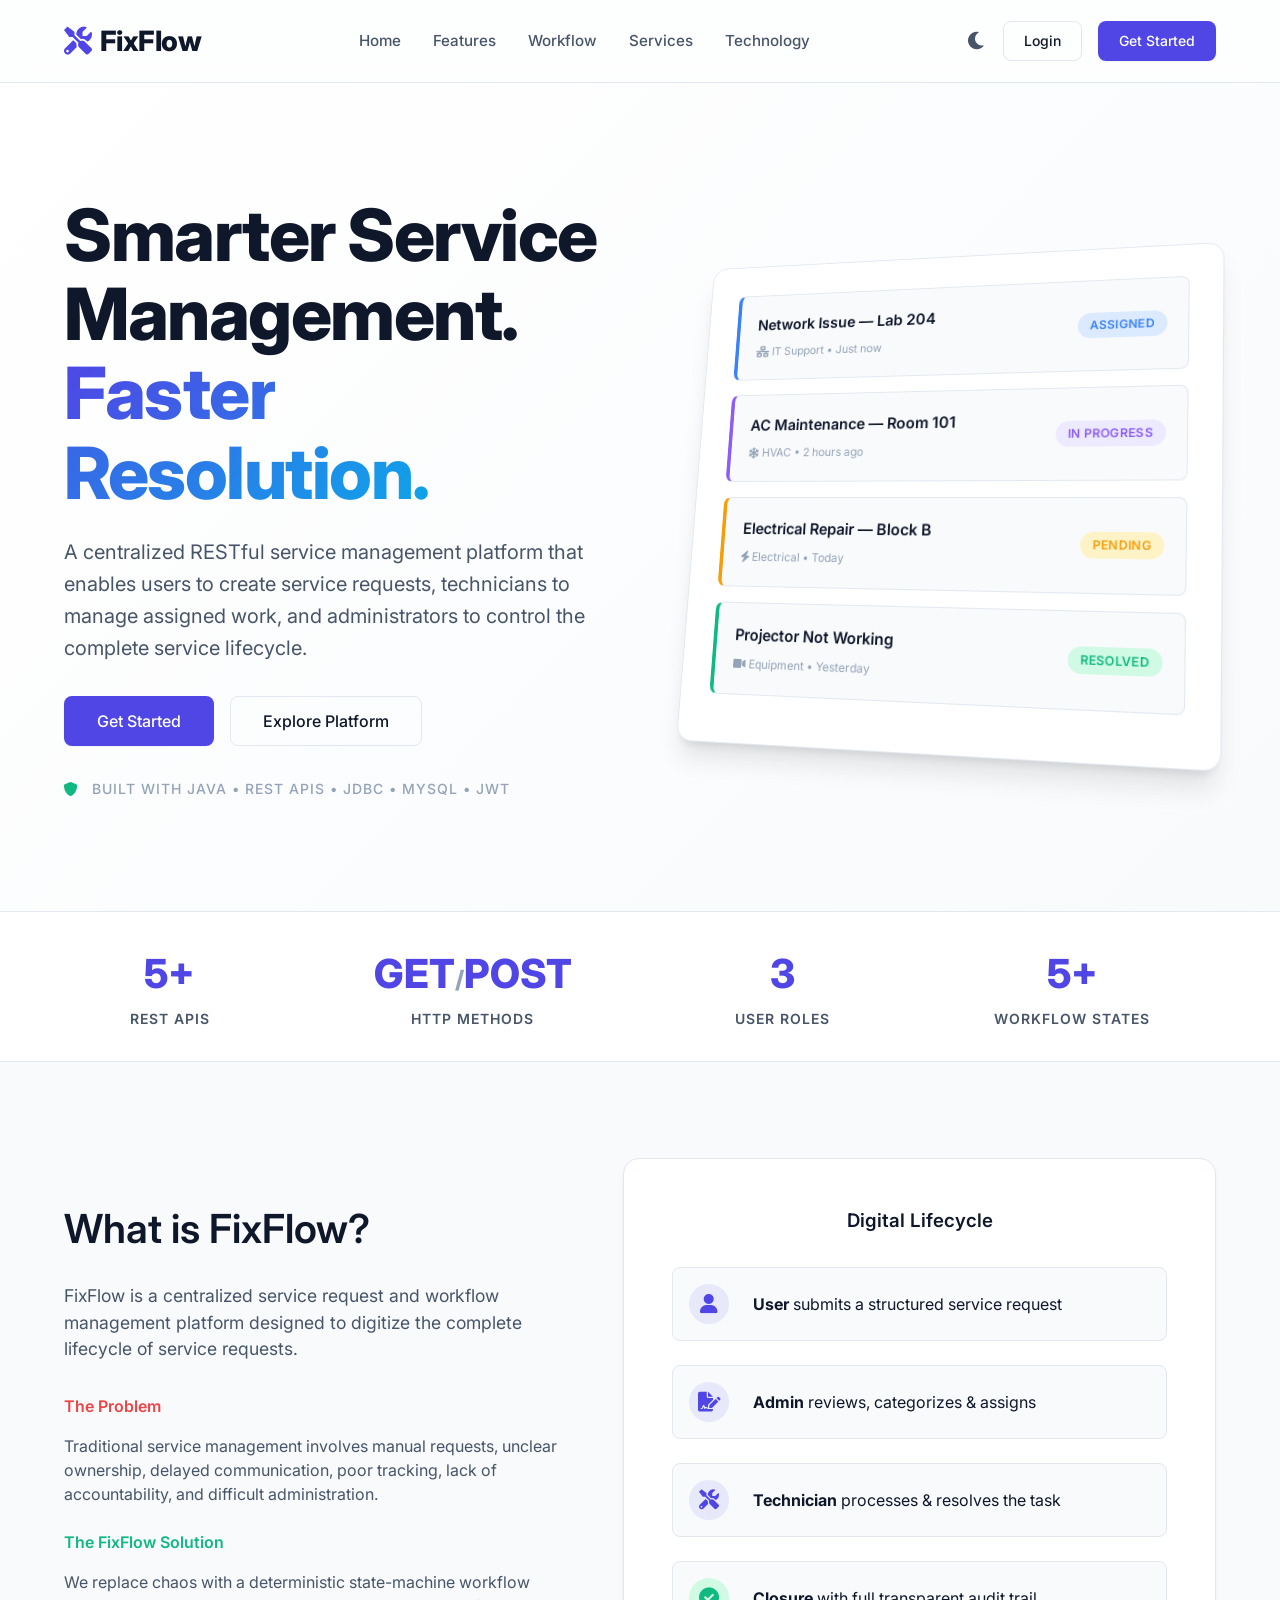
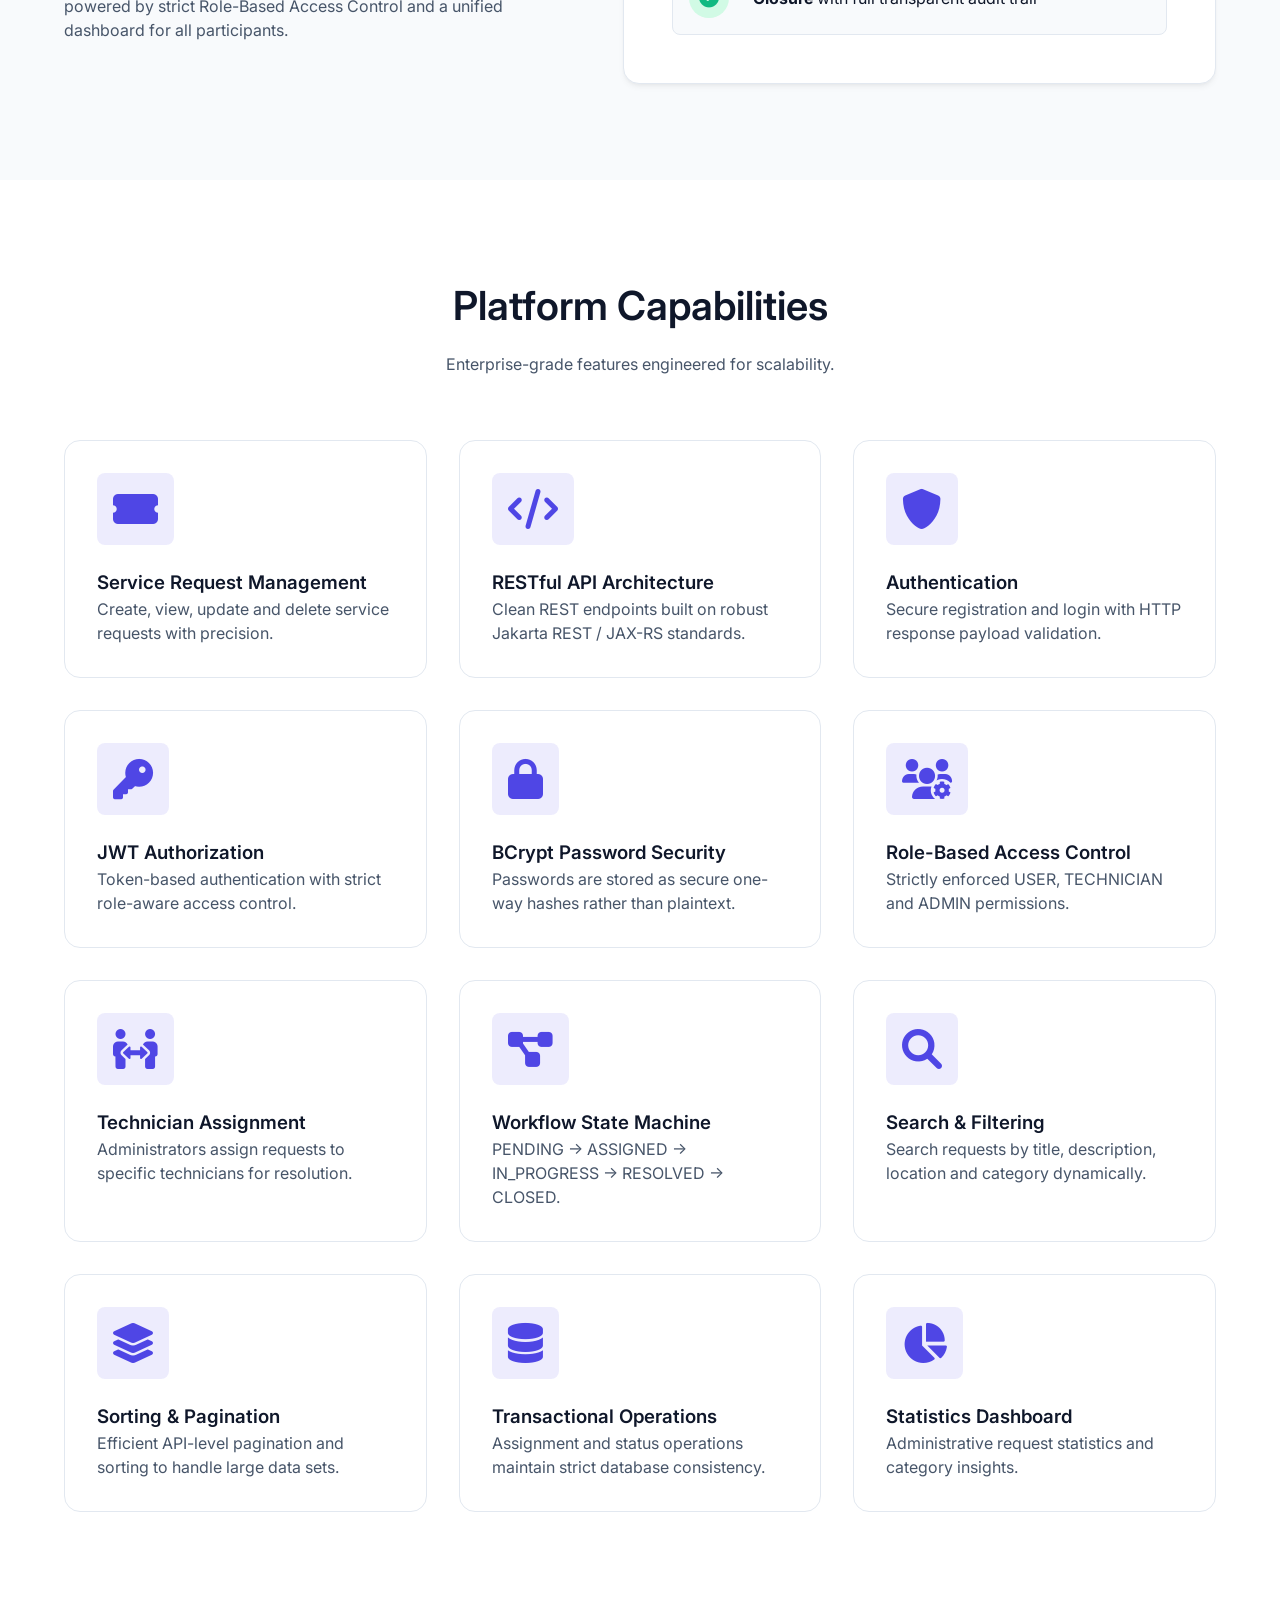
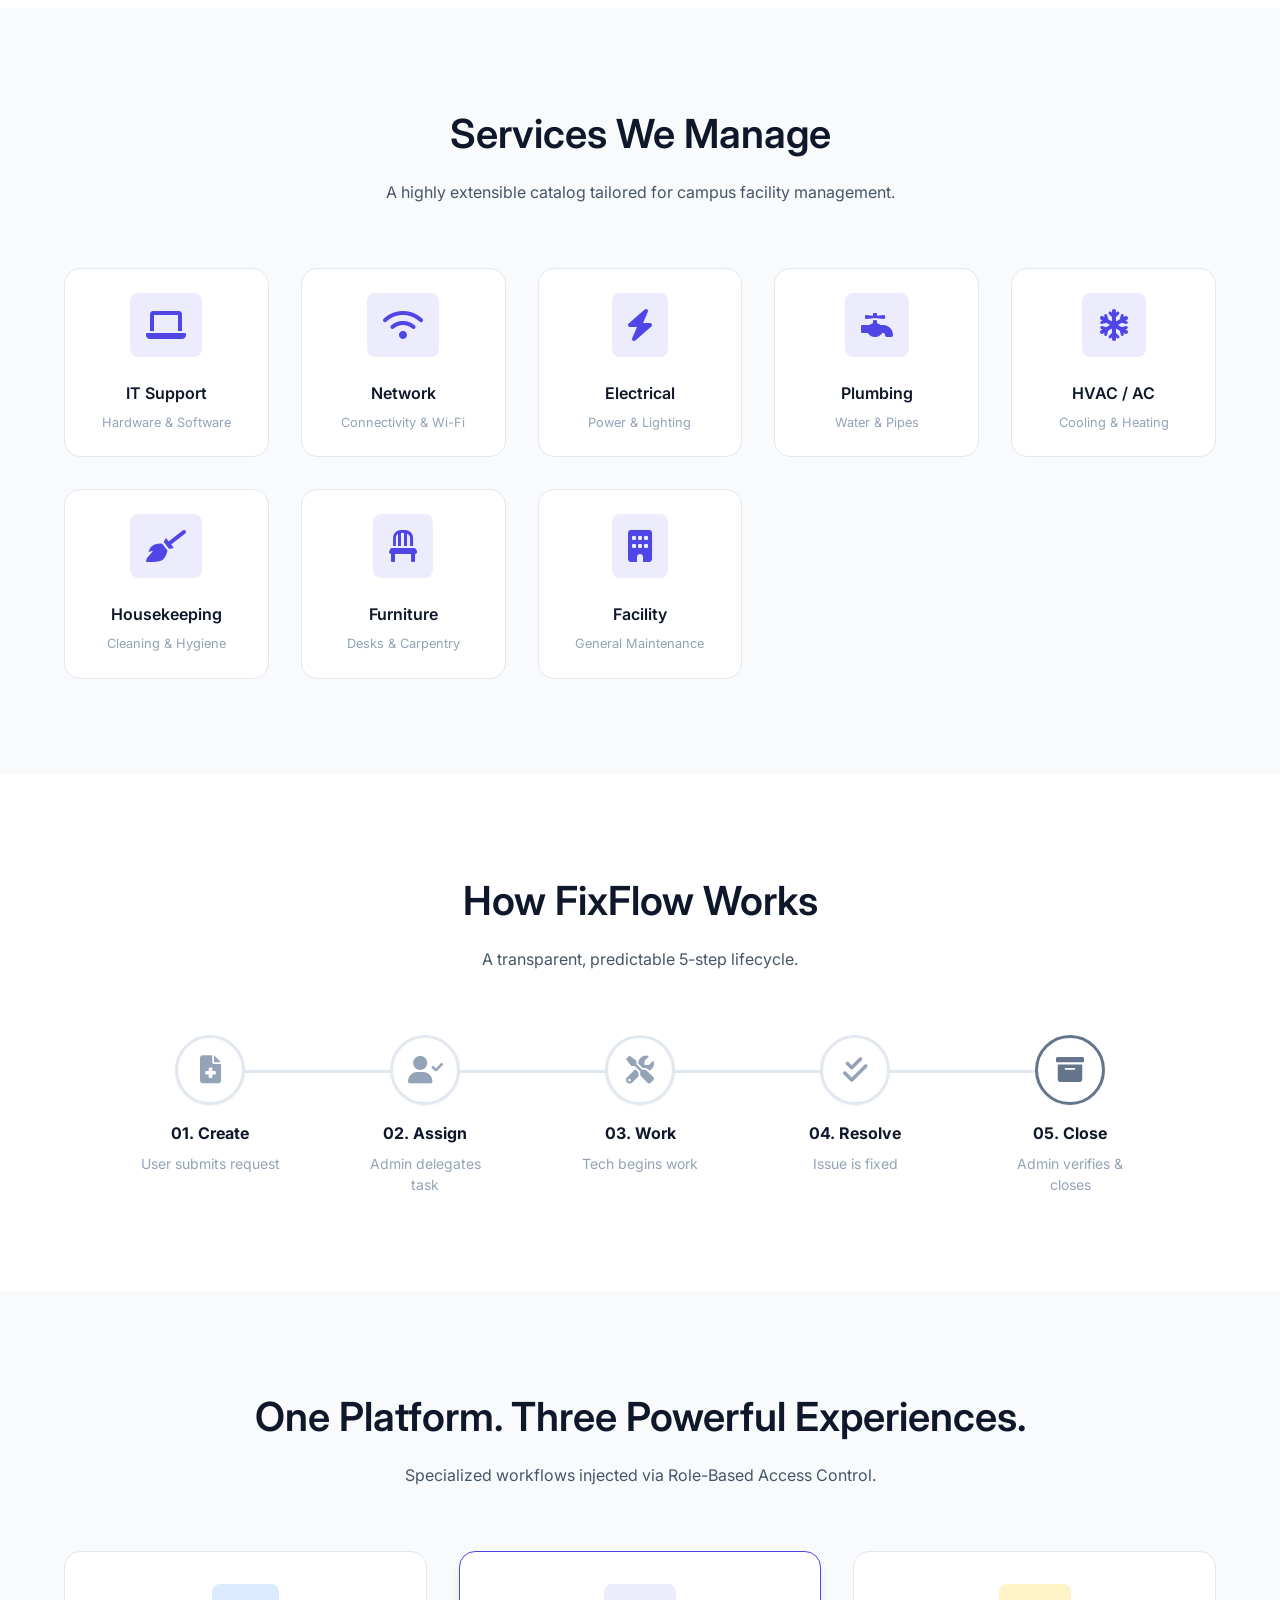
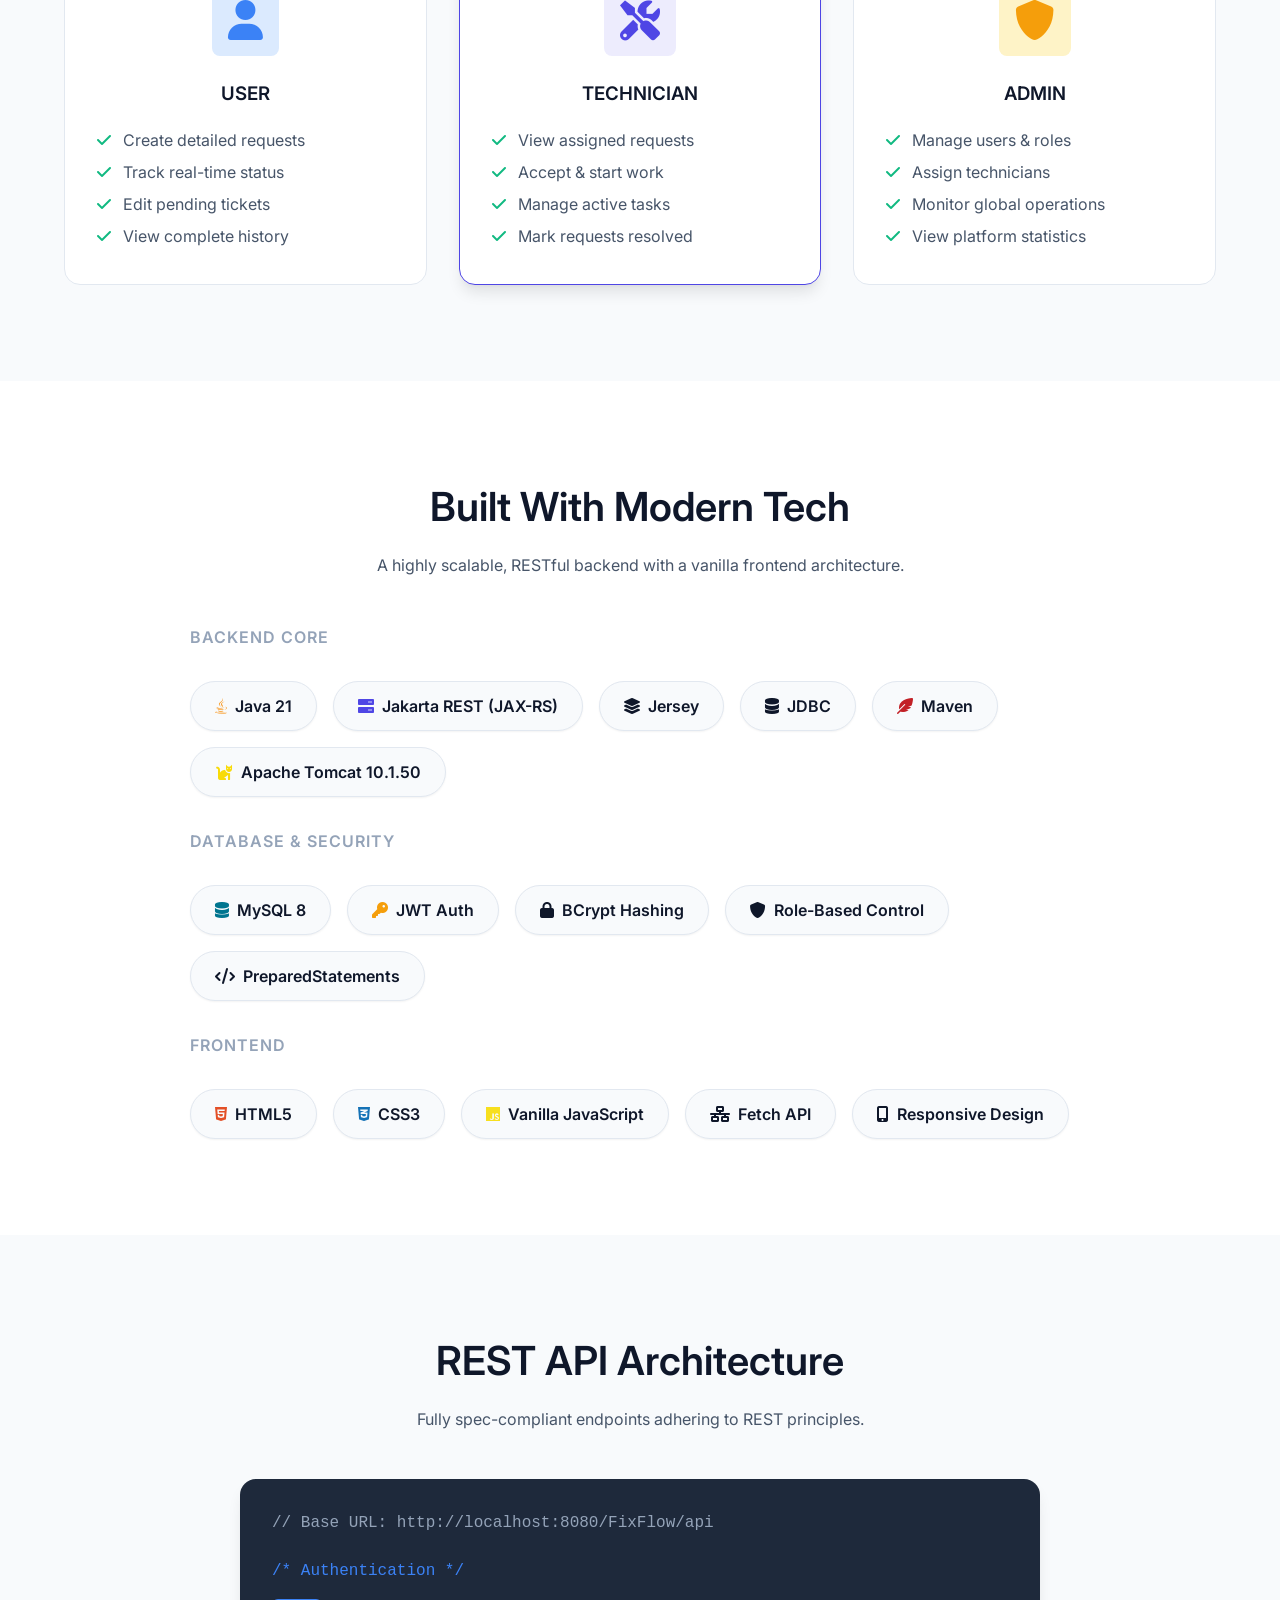
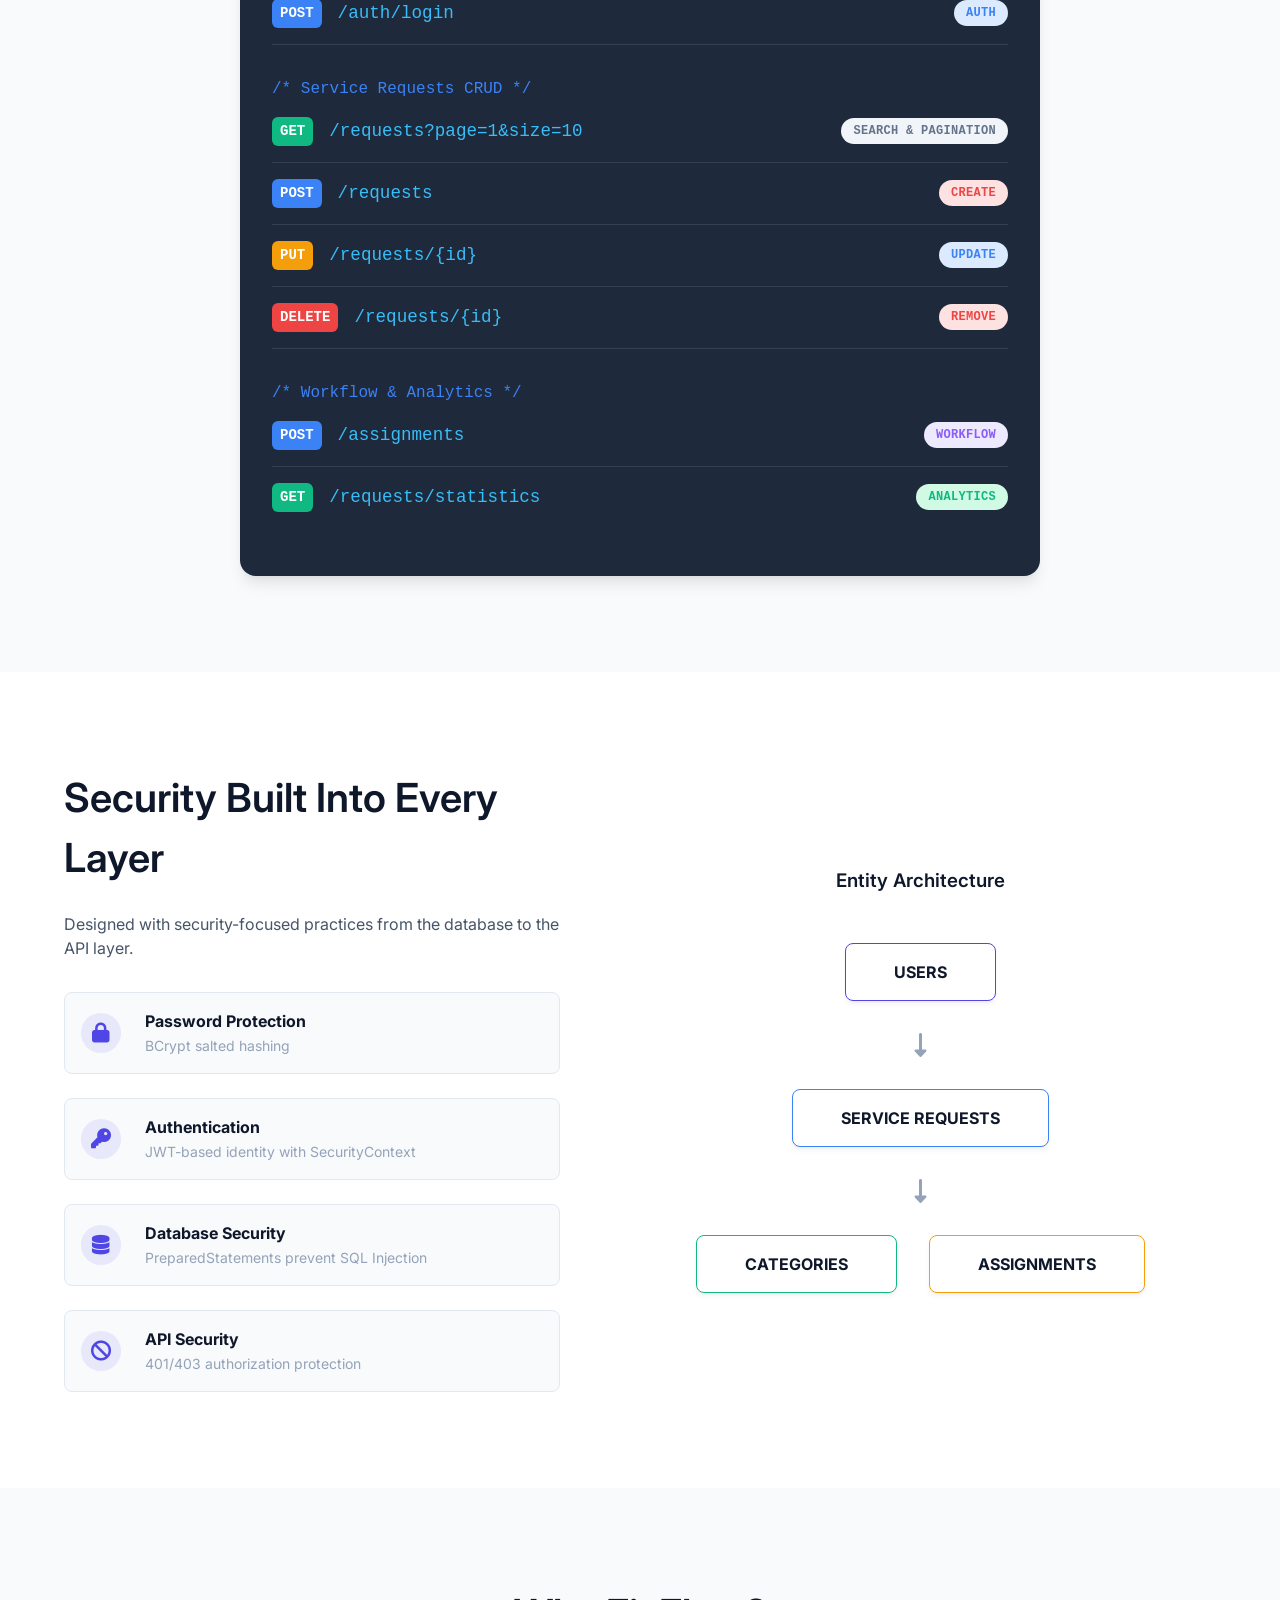
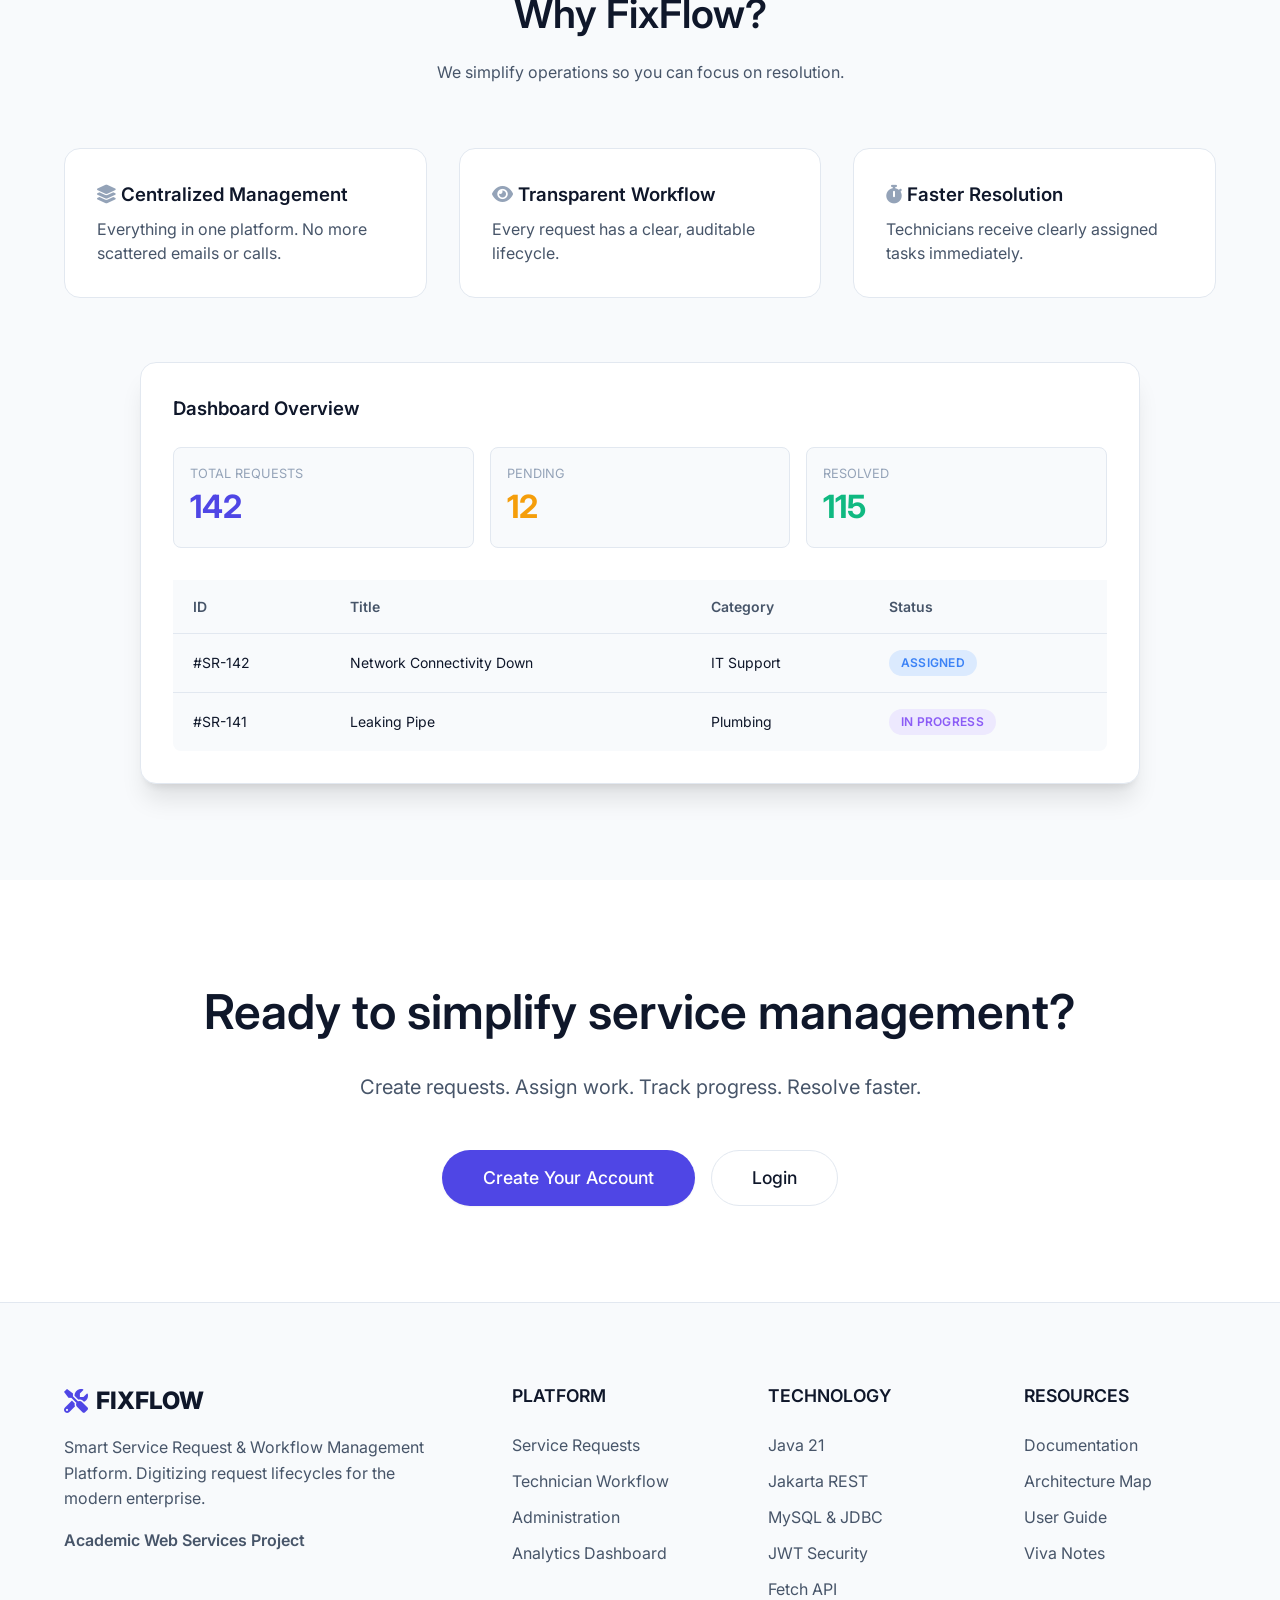
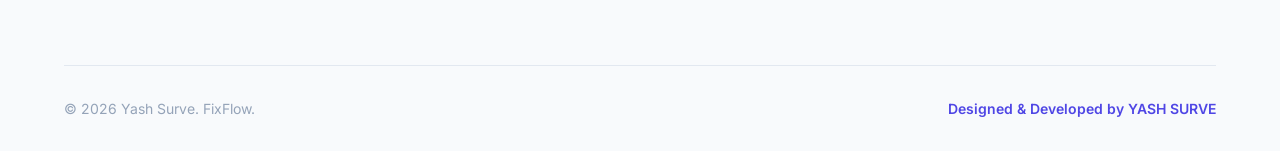
<file: src/main/webapp/index.html>
<!DOCTYPE html>
<html lang="en">
<head>
    <meta charset="UTF-8">
    <meta name="viewport" content="width=device-width, initial-scale=1.0">
    <title>FixFlow - Smart Service Request Management</title>
    <link rel="stylesheet" href="css/global.css">
    <link rel="stylesheet" href="css/components.css">
    <link rel="stylesheet" href="css/landing.css">
    <link rel="stylesheet" href="https://cdnjs.cloudflare.com/ajax/libs/font-awesome/6.0.0/css/all.min.css">
</head>
<body>

    <!-- 1. NAVIGATION BAR -->
    <nav class="landing-navbar">
        <div class="landing-brand">
            <i class="fas fa-tools"></i> FixFlow
        </div>
        <div class="landing-links">
            <a href="#home">Home</a>
            <a href="#features">Features</a>
            <a href="#workflow">Workflow</a>
            <a href="#services">Services</a>
            <a href="#tech-stack">Technology</a>
        </div>
        <div class="landing-actions">
            <button class="theme-toggle-btn" id="landingThemeToggle" title="Toggle Theme">
                <i class="fas fa-moon"></i>
            </button>
            <a href="login.html" class="btn btn-outline">Login</a>
            <a href="register.html" class="btn btn-primary">Get Started</a>
        </div>
    </nav>

    <!-- 2. HERO SECTION -->
    <section class="hero-section" id="home">
        <div class="hero-content">
            <h1 class="hero-title">Smarter Service Management.<br><span class="gradient-text">Faster Resolution.</span></h1>
            <p class="hero-subtitle">
                A centralized RESTful service management platform that enables users to create service requests, technicians to manage assigned work, and administrators to control the complete service lifecycle.
            </p>
            <div class="hero-buttons">
                <a href="register.html" class="btn btn-primary" style="padding: 0.875rem 2rem; font-size: 1rem;">Get Started</a>
                <a href="#features" class="btn btn-outline" style="padding: 0.875rem 2rem; font-size: 1rem;">Explore Platform</a>
            </div>
            <div class="hero-trust">
                <i class="fas fa-shield-alt" style="color:var(--status-success); margin-right: 0.5rem;"></i> Built with Java • REST APIs • JDBC • MySQL • JWT
            </div>
        </div>
        <div class="hero-visual">
            <div class="mock-dashboard">
                <div class="mock-card" style="border-left: 4px solid var(--status-assigned);">
                    <div>
                        <h4 style="margin-bottom:0.25rem;">Network Issue — Lab 204</h4>
                        <span class="text-muted" style="font-size:0.75rem;"><i class="fas fa-network-wired"></i> IT Support • Just now</span>
                    </div>
                    <span class="badge badge-assigned">ASSIGNED</span>
                </div>
                <div class="mock-card" style="border-left: 4px solid var(--status-progress);">
                    <div>
                        <h4 style="margin-bottom:0.25rem;">AC Maintenance — Room 101</h4>
                        <span class="text-muted" style="font-size:0.75rem;"><i class="fas fa-snowflake"></i> HVAC • 2 hours ago</span>
                    </div>
                    <span class="badge badge-progress">IN PROGRESS</span>
                </div>
                <div class="mock-card" style="border-left: 4px solid var(--status-pending);">
                    <div>
                        <h4 style="margin-bottom:0.25rem;">Electrical Repair — Block B</h4>
                        <span class="text-muted" style="font-size:0.75rem;"><i class="fas fa-bolt"></i> Electrical • Today</span>
                    </div>
                    <span class="badge badge-pending">PENDING</span>
                </div>
                <div class="mock-card" style="border-left: 4px solid var(--status-resolved);">
                    <div>
                        <h4 style="margin-bottom:0.25rem;">Projector Not Working</h4>
                        <span class="text-muted" style="font-size:0.75rem;"><i class="fas fa-video"></i> Equipment • Yesterday</span>
                    </div>
                    <span class="badge badge-resolved">RESOLVED</span>
                </div>
            </div>
        </div>
    </section>

    <!-- 3. HERO STATISTICS -->
    <section class="stats-strip">
        <div class="stat-item">
            <div class="stat-value">5+</div>
            <div class="stat-label">REST APIs</div>
        </div>
        <div class="stat-item">
            <div class="stat-value">GET<span style="font-size: 1.5rem; color: var(--text-muted)">/</span>POST</div>
            <div class="stat-label">HTTP Methods</div>
        </div>
        <div class="stat-item">
            <div class="stat-value">3</div>
            <div class="stat-label">User Roles</div>
        </div>
        <div class="stat-item">
            <div class="stat-value">5+</div>
            <div class="stat-label">Workflow States</div>
        </div>
    </section>

    <!-- 4. WHAT IS FIXFLOW? -->
    <section class="section-padding">
        <div class="split-layout">
            <div class="split-text">
                <h2 style="font-size: 2.5rem; margin-bottom: 1.5rem;">What is FixFlow?</h2>
                <p class="text-secondary" style="font-size: 1.1rem; margin-bottom: 2rem;">
                    FixFlow is a centralized service request and workflow management platform designed to digitize the complete lifecycle of service requests.
                </p>
                <h4 style="margin-bottom: 1rem; color: var(--status-danger)">The Problem</h4>
                <p class="text-secondary" style="margin-bottom: 1.5rem;">
                    Traditional service management involves manual requests, unclear ownership, delayed communication, poor tracking, lack of accountability, and difficult administration.
                </p>
                <h4 style="margin-bottom: 1rem; color: var(--status-success)">The FixFlow Solution</h4>
                <p class="text-secondary">
                    We replace chaos with a deterministic state-machine workflow powered by strict Role-Based Access Control and a unified dashboard for all participants.
                </p>
            </div>
            <div class="split-visual">
                <h3 style="text-align: center; margin-bottom: 2rem;">Digital Lifecycle</h3>
                <div class="flow-step">
                    <div class="flow-icon"><i class="fas fa-user"></i></div>
                    <div><strong>User</strong> submits a structured service request</div>
                </div>
                <div class="flow-step">
                    <div class="flow-icon"><i class="fas fa-file-signature"></i></div>
                    <div><strong>Admin</strong> reviews, categorizes & assigns</div>
                </div>
                <div class="flow-step">
                    <div class="flow-icon"><i class="fas fa-tools"></i></div>
                    <div><strong>Technician</strong> processes & resolves the task</div>
                </div>
                <div class="flow-step" style="margin-bottom: 0;">
                    <div class="flow-icon" style="background: var(--status-success-bg); color: var(--status-success);"><i class="fas fa-check-circle"></i></div>
                    <div><strong>Closure</strong> with full transparent audit trail</div>
                </div>
            </div>
        </div>
    </section>

    <!-- 5. CORE FEATURES -->
    <section class="section-padding bg-alt" id="features">
        <div class="text-center" style="margin-bottom: 4rem;">
            <h2 style="font-size: 2.5rem; margin-bottom: 1rem;">Platform Capabilities</h2>
            <p class="text-secondary">Enterprise-grade features engineered for scalability.</p>
        </div>
        <div class="features-grid">
            <div class="feature-card">
                <i class="fas fa-ticket-alt feature-icon"></i>
                <h3>Service Request Management</h3>
                <p class="text-secondary">Create, view, update and delete service requests with precision.</p>
            </div>
            <div class="feature-card">
                <i class="fas fa-code feature-icon"></i>
                <h3>RESTful API Architecture</h3>
                <p class="text-secondary">Clean REST endpoints built on robust Jakarta REST / JAX-RS standards.</p>
            </div>
            <div class="feature-card">
                <i class="fas fa-shield-alt feature-icon"></i>
                <h3>Authentication</h3>
                <p class="text-secondary">Secure registration and login with HTTP response payload validation.</p>
            </div>
            <div class="feature-card">
                <i class="fas fa-key feature-icon"></i>
                <h3>JWT Authorization</h3>
                <p class="text-secondary">Token-based authentication with strict role-aware access control.</p>
            </div>
            <div class="feature-card">
                <i class="fas fa-lock feature-icon"></i>
                <h3>BCrypt Password Security</h3>
                <p class="text-secondary">Passwords are stored as secure one-way hashes rather than plaintext.</p>
            </div>
            <div class="feature-card">
                <i class="fas fa-users-cog feature-icon"></i>
                <h3>Role-Based Access Control</h3>
                <p class="text-secondary">Strictly enforced USER, TECHNICIAN and ADMIN permissions.</p>
            </div>
            <div class="feature-card">
                <i class="fas fa-people-arrows feature-icon"></i>
                <h3>Technician Assignment</h3>
                <p class="text-secondary">Administrators assign requests to specific technicians for resolution.</p>
            </div>
            <div class="feature-card">
                <i class="fas fa-project-diagram feature-icon"></i>
                <h3>Workflow State Machine</h3>
                <p class="text-secondary">PENDING → ASSIGNED → IN_PROGRESS → RESOLVED → CLOSED.</p>
            </div>
            <div class="feature-card">
                <i class="fas fa-search feature-icon"></i>
                <h3>Search & Filtering</h3>
                <p class="text-secondary">Search requests by title, description, location and category dynamically.</p>
            </div>
            <div class="feature-card">
                <i class="fas fa-layer-group feature-icon"></i>
                <h3>Sorting & Pagination</h3>
                <p class="text-secondary">Efficient API-level pagination and sorting to handle large data sets.</p>
            </div>
            <div class="feature-card">
                <i class="fas fa-database feature-icon"></i>
                <h3>Transactional Operations</h3>
                <p class="text-secondary">Assignment and status operations maintain strict database consistency.</p>
            </div>
            <div class="feature-card">
                <i class="fas fa-chart-pie feature-icon"></i>
                <h3>Statistics Dashboard</h3>
                <p class="text-secondary">Administrative request statistics and category insights.</p>
            </div>
        </div>
    </section>

    <!-- 6. SERVICE CATEGORIES -->
    <section class="section-padding" id="services">
        <div class="text-center" style="margin-bottom: 4rem;">
            <h2 style="font-size: 2.5rem; margin-bottom: 1rem;">Services We Manage</h2>
            <p class="text-secondary">A highly extensible catalog tailored for campus facility management.</p>
        </div>
        <div class="features-grid" style="grid-template-columns: repeat(auto-fit, minmax(200px, 1fr));">
            <div class="feature-card text-center" style="padding: 1.5rem;">
                <i class="fas fa-laptop feature-icon" style="font-size: 2rem;"></i>
                <h4 style="margin-bottom: 0.5rem;">IT Support</h4>
                <p class="text-muted" style="font-size: 0.8rem;">Hardware & Software</p>
            </div>
            <div class="feature-card text-center" style="padding: 1.5rem;">
                <i class="fas fa-wifi feature-icon" style="font-size: 2rem;"></i>
                <h4 style="margin-bottom: 0.5rem;">Network</h4>
                <p class="text-muted" style="font-size: 0.8rem;">Connectivity & Wi-Fi</p>
            </div>
            <div class="feature-card text-center" style="padding: 1.5rem;">
                <i class="fas fa-bolt feature-icon" style="font-size: 2rem;"></i>
                <h4 style="margin-bottom: 0.5rem;">Electrical</h4>
                <p class="text-muted" style="font-size: 0.8rem;">Power & Lighting</p>
            </div>
            <div class="feature-card text-center" style="padding: 1.5rem;">
                <i class="fas fa-faucet feature-icon" style="font-size: 2rem;"></i>
                <h4 style="margin-bottom: 0.5rem;">Plumbing</h4>
                <p class="text-muted" style="font-size: 0.8rem;">Water & Pipes</p>
            </div>
            <div class="feature-card text-center" style="padding: 1.5rem;">
                <i class="fas fa-snowflake feature-icon" style="font-size: 2rem;"></i>
                <h4 style="margin-bottom: 0.5rem;">HVAC / AC</h4>
                <p class="text-muted" style="font-size: 0.8rem;">Cooling & Heating</p>
            </div>
            <div class="feature-card text-center" style="padding: 1.5rem;">
                <i class="fas fa-broom feature-icon" style="font-size: 2rem;"></i>
                <h4 style="margin-bottom: 0.5rem;">Housekeeping</h4>
                <p class="text-muted" style="font-size: 0.8rem;">Cleaning & Hygiene</p>
            </div>
            <div class="feature-card text-center" style="padding: 1.5rem;">
                <i class="fas fa-chair feature-icon" style="font-size: 2rem;"></i>
                <h4 style="margin-bottom: 0.5rem;">Furniture</h4>
                <p class="text-muted" style="font-size: 0.8rem;">Desks & Carpentry</p>
            </div>
            <div class="feature-card text-center" style="padding: 1.5rem;">
                <i class="fas fa-building feature-icon" style="font-size: 2rem;"></i>
                <h4 style="margin-bottom: 0.5rem;">Facility</h4>
                <p class="text-muted" style="font-size: 0.8rem;">General Maintenance</p>
            </div>
        </div>
    </section>

    <!-- 7. WORKFLOW VISUALIZER -->
    <section class="section-padding bg-alt" id="workflow">
        <div class="text-center">
            <h2 style="font-size: 2.5rem; margin-bottom: 1rem;">How FixFlow Works</h2>
            <p class="text-secondary">A transparent, predictable 5-step lifecycle.</p>
        </div>
        
        <div class="workflow-container">
            <div class="workflow-step">
                <div class="workflow-node"><i class="fas fa-file-medical"></i></div>
                <div class="workflow-label">01. Create</div>
                <p class="text-muted" style="font-size:0.875rem;">User submits request</p>
            </div>
            <div class="workflow-step">
                <div class="workflow-node"><i class="fas fa-user-check"></i></div>
                <div class="workflow-label">02. Assign</div>
                <p class="text-muted" style="font-size:0.875rem;">Admin delegates task</p>
            </div>
            <div class="workflow-step">
                <div class="workflow-node"><i class="fas fa-tools"></i></div>
                <div class="workflow-label">03. Work</div>
                <p class="text-muted" style="font-size:0.875rem;">Tech begins work</p>
            </div>
            <div class="workflow-step">
                <div class="workflow-node"><i class="fas fa-check-double"></i></div>
                <div class="workflow-label">04. Resolve</div>
                <p class="text-muted" style="font-size:0.875rem;">Issue is fixed</p>
            </div>
            <div class="workflow-step">
                <div class="workflow-node" style="border-color:var(--status-closed); color:var(--status-closed)"><i class="fas fa-archive"></i></div>
                <div class="workflow-label">05. Close</div>
                <p class="text-muted" style="font-size:0.875rem;">Admin verifies & closes</p>
            </div>
        </div>
    </section>

    <!-- 8. ROLE-BASED EXPERIENCE -->
    <section class="section-padding">
        <div class="text-center" style="margin-bottom: 4rem;">
            <h2 style="font-size: 2.5rem; margin-bottom: 1rem;">One Platform. Three Powerful Experiences.</h2>
            <p class="text-secondary">Specialized workflows injected via Role-Based Access Control.</p>
        </div>
        <div class="features-grid" style="grid-template-columns: repeat(auto-fit, minmax(300px, 1fr));">
            <div class="feature-card text-center">
                <i class="fas fa-user feature-icon" style="color: var(--status-info); background: var(--status-info-bg);"></i>
                <h3 style="margin-bottom: 1rem;">USER</h3>
                <ul style="text-align: left; color: var(--text-secondary); line-height: 2;">
                    <li><i class="fas fa-check" style="color: var(--status-success); margin-right: 0.5rem;"></i> Create detailed requests</li>
                    <li><i class="fas fa-check" style="color: var(--status-success); margin-right: 0.5rem;"></i> Track real-time status</li>
                    <li><i class="fas fa-check" style="color: var(--status-success); margin-right: 0.5rem;"></i> Edit pending tickets</li>
                    <li><i class="fas fa-check" style="color: var(--status-success); margin-right: 0.5rem;"></i> View complete history</li>
                </ul>
            </div>
            <div class="feature-card text-center" style="border-color: var(--primary-color); box-shadow: var(--shadow-lg);">
                <i class="fas fa-tools feature-icon" style="color: var(--primary-color); background: var(--primary-light);"></i>
                <h3 style="margin-bottom: 1rem;">TECHNICIAN</h3>
                <ul style="text-align: left; color: var(--text-secondary); line-height: 2;">
                    <li><i class="fas fa-check" style="color: var(--status-success); margin-right: 0.5rem;"></i> View assigned requests</li>
                    <li><i class="fas fa-check" style="color: var(--status-success); margin-right: 0.5rem;"></i> Accept & start work</li>
                    <li><i class="fas fa-check" style="color: var(--status-success); margin-right: 0.5rem;"></i> Manage active tasks</li>
                    <li><i class="fas fa-check" style="color: var(--status-success); margin-right: 0.5rem;"></i> Mark requests resolved</li>
                </ul>
            </div>
            <div class="feature-card text-center">
                <i class="fas fa-shield-alt feature-icon" style="color: var(--status-warning); background: var(--status-warning-bg);"></i>
                <h3 style="margin-bottom: 1rem;">ADMIN</h3>
                <ul style="text-align: left; color: var(--text-secondary); line-height: 2;">
                    <li><i class="fas fa-check" style="color: var(--status-success); margin-right: 0.5rem;"></i> Manage users & roles</li>
                    <li><i class="fas fa-check" style="color: var(--status-success); margin-right: 0.5rem;"></i> Assign technicians</li>
                    <li><i class="fas fa-check" style="color: var(--status-success); margin-right: 0.5rem;"></i> Monitor global operations</li>
                    <li><i class="fas fa-check" style="color: var(--status-success); margin-right: 0.5rem;"></i> View platform statistics</li>
                </ul>
            </div>
        </div>
    </section>

    <!-- 9. TECHNOLOGY STACK -->
    <section class="section-padding bg-alt" id="tech-stack">
        <div class="text-center" style="margin-bottom: 3rem;">
            <h2 style="font-size: 2.5rem; margin-bottom: 1rem;">Built With Modern Tech</h2>
            <p class="text-secondary">A highly scalable, RESTful backend with a vanilla frontend architecture.</p>
        </div>
        
        <div style="max-width: 900px; margin: 0 auto;">
            <h4 style="margin-top: 2rem; color: var(--text-muted); text-transform: uppercase; letter-spacing: 1px;">Backend Core</h4>
            <div class="tech-badges" style="justify-content: flex-start;">
                <div class="tech-badge"><i class="fab fa-java" style="color: #f89820;"></i> Java 21</div>
                <div class="tech-badge"><i class="fas fa-server" style="color: var(--primary-color);"></i> Jakarta REST (JAX-RS)</div>
                <div class="tech-badge"><i class="fas fa-layer-group"></i> Jersey</div>
                <div class="tech-badge"><i class="fas fa-database"></i> JDBC</div>
                <div class="tech-badge"><i class="fas fa-feather-alt" style="color: #c22026;"></i> Maven</div>
                <div class="tech-badge"><i class="fas fa-cat" style="color: #f8db08;"></i> Apache Tomcat 10.1.50</div>
            </div>

            <h4 style="margin-top: 2rem; color: var(--text-muted); text-transform: uppercase; letter-spacing: 1px;">Database & Security</h4>
            <div class="tech-badges" style="justify-content: flex-start;">
                <div class="tech-badge"><i class="fas fa-database" style="color: #00758f;"></i> MySQL 8</div>
                <div class="tech-badge"><i class="fas fa-key" style="color: var(--status-warning);"></i> JWT Auth</div>
                <div class="tech-badge"><i class="fas fa-lock"></i> BCrypt Hashing</div>
                <div class="tech-badge"><i class="fas fa-shield-alt"></i> Role-Based Control</div>
                <div class="tech-badge"><i class="fas fa-code"></i> PreparedStatements</div>
            </div>

            <h4 style="margin-top: 2rem; color: var(--text-muted); text-transform: uppercase; letter-spacing: 1px;">Frontend</h4>
            <div class="tech-badges" style="justify-content: flex-start;">
                <div class="tech-badge"><i class="fab fa-html5" style="color: #e34f26;"></i> HTML5</div>
                <div class="tech-badge"><i class="fab fa-css3-alt" style="color: #1572b6;"></i> CSS3</div>
                <div class="tech-badge"><i class="fab fa-js" style="color: #f7df1e;"></i> Vanilla JavaScript</div>
                <div class="tech-badge"><i class="fas fa-network-wired"></i> Fetch API</div>
                <div class="tech-badge"><i class="fas fa-mobile-alt"></i> Responsive Design</div>
            </div>
        </div>
    </section>

    <!-- 10. REST API SHOWCASE -->
    <section class="section-padding">
        <div class="text-center" style="margin-bottom: 3rem;">
            <h2 style="font-size: 2.5rem; margin-bottom: 1rem;">REST API Architecture</h2>
            <p class="text-secondary">Fully spec-compliant endpoints adhering to REST principles.</p>
        </div>
        
        <div class="api-showcase">
            <div style="color: var(--text-muted); margin-bottom: 1.5rem;">// Base URL: http://localhost:8080/FixFlow/api</div>
            
            <div style="margin-bottom: 1rem; color: var(--status-info);">/* Authentication */</div>
            <div class="api-endpoint">
                <span class="api-method method-post">POST</span>
                <span class="api-path">/auth/login</span>
                <span class="badge badge-assigned" style="margin-left:auto">AUTH</span>
            </div>
            
            <div style="margin-bottom: 1rem; margin-top: 2rem; color: var(--status-info);">/* Service Requests CRUD */</div>
            <div class="api-endpoint">
                <span class="api-method method-get">GET</span>
                <span class="api-path">/requests?page=1&size=10</span>
                <span class="badge badge-low" style="margin-left:auto">SEARCH & PAGINATION</span>
            </div>
            <div class="api-endpoint">
                <span class="api-method method-post">POST</span>
                <span class="api-path">/requests</span>
                <span class="badge badge-urgent" style="margin-left:auto">CREATE</span>
            </div>
            <div class="api-endpoint">
                <span class="api-method method-put">PUT</span>
                <span class="api-path">/requests/{id}</span>
                <span class="badge badge-assigned" style="margin-left:auto">UPDATE</span>
            </div>
            <div class="api-endpoint">
                <span class="api-method method-delete">DELETE</span>
                <span class="api-path">/requests/{id}</span>
                <span class="badge badge-urgent" style="margin-left:auto">REMOVE</span>
            </div>

            <div style="margin-bottom: 1rem; margin-top: 2rem; color: var(--status-info);">/* Workflow & Analytics */</div>
            <div class="api-endpoint">
                <span class="api-method method-post">POST</span>
                <span class="api-path">/assignments</span>
                <span class="badge badge-progress" style="margin-left:auto">WORKFLOW</span>
            </div>
            <div class="api-endpoint" style="border-bottom: none;">
                <span class="api-method method-get">GET</span>
                <span class="api-path">/requests/statistics</span>
                <span class="badge badge-resolved" style="margin-left:auto">ANALYTICS</span>
            </div>
        </div>
    </section>

    <!-- 11. SECURITY & DATABASE VISUALIZER -->
    <section class="section-padding bg-alt">
        <div class="split-layout">
            <div class="split-text">
                <h2 style="font-size: 2.5rem; margin-bottom: 1.5rem;">Security Built Into Every Layer</h2>
                <p class="text-secondary" style="margin-bottom: 2rem;">Designed with security-focused practices from the database to the API layer.</p>
                
                <div class="flow-step">
                    <div class="flow-icon"><i class="fas fa-lock"></i></div>
                    <div><strong>Password Protection</strong><br><span class="text-muted" style="font-size:0.875rem">BCrypt salted hashing</span></div>
                </div>
                <div class="flow-step">
                    <div class="flow-icon"><i class="fas fa-key"></i></div>
                    <div><strong>Authentication</strong><br><span class="text-muted" style="font-size:0.875rem">JWT-based identity with SecurityContext</span></div>
                </div>
                <div class="flow-step">
                    <div class="flow-icon"><i class="fas fa-database"></i></div>
                    <div><strong>Database Security</strong><br><span class="text-muted" style="font-size:0.875rem">PreparedStatements prevent SQL Injection</span></div>
                </div>
                <div class="flow-step" style="margin-bottom: 0;">
                    <div class="flow-icon"><i class="fas fa-ban"></i></div>
                    <div><strong>API Security</strong><br><span class="text-muted" style="font-size:0.875rem">401/403 authorization protection</span></div>
                </div>
            </div>
            <div class="split-visual" style="background: transparent; border: none; box-shadow: none;">
                <h3 style="text-align: center;">Entity Architecture</h3>
                <div class="db-visualizer">
                    <div class="db-table">USERS</div>
                    <i class="fas fa-long-arrow-alt-down db-arrow"></i>
                    <div class="db-table" style="border-color: var(--status-info);">SERVICE REQUESTS</div>
                    <i class="fas fa-long-arrow-alt-down db-arrow"></i>
                    <div style="display: flex; gap: 2rem;">
                        <div class="db-table" style="border-color: var(--status-success);">CATEGORIES</div>
                        <div class="db-table" style="border-color: var(--status-warning);">ASSIGNMENTS</div>
                    </div>
                </div>
            </div>
        </div>
    </section>

    <!-- 12. ADVANCED DASHBOARD PREVIEW & WHY FIXFLOW -->
    <section class="section-padding">
        <div class="text-center" style="margin-bottom: 4rem;">
            <h2 style="font-size: 2.5rem; margin-bottom: 1rem;">Why FixFlow?</h2>
            <p class="text-secondary">We simplify operations so you can focus on resolution.</p>
        </div>
        
        <div class="features-grid" style="margin-bottom: 4rem;">
            <div class="feature-card">
                <h3 style="margin-bottom: 0.5rem;"><i class="fas fa-layer-group text-muted"></i> Centralized Management</h3>
                <p class="text-secondary">Everything in one platform. No more scattered emails or calls.</p>
            </div>
            <div class="feature-card">
                <h3 style="margin-bottom: 0.5rem;"><i class="fas fa-eye text-muted"></i> Transparent Workflow</h3>
                <p class="text-secondary">Every request has a clear, auditable lifecycle.</p>
            </div>
            <div class="feature-card">
                <h3 style="margin-bottom: 0.5rem;"><i class="fas fa-stopwatch text-muted"></i> Faster Resolution</h3>
                <p class="text-secondary">Technicians receive clearly assigned tasks immediately.</p>
            </div>
        </div>

        <!-- Dashboard Visual Showcase -->
        <div class="mock-dashboard" style="max-width: 1000px; margin: 0 auto; transform: none; box-shadow: var(--shadow-floating);">
            <div style="display: flex; gap: 2rem;">
                <!-- Sidebar fake -->
                <div style="width: 200px; border-right: 1px solid var(--border-color); display: flex; flex-direction: column; gap: 1rem; padding-right: 1rem; display: none;">
                    <div style="height: 20px; background: var(--border-color); border-radius: 4px; width: 100%;"></div>
                    <div style="height: 20px; background: var(--border-color); border-radius: 4px; width: 80%;"></div>
                </div>
                <!-- Main Content Fake -->
                <div style="flex: 1;">
                    <h3 style="margin-bottom: 1.5rem;">Dashboard Overview</h3>
                    <div style="display: flex; gap: 1rem; margin-bottom: 2rem;">
                        <div style="flex:1; background: var(--bg-main); padding: 1rem; border-radius: 8px; border: 1px solid var(--border-color);">
                            <div class="text-muted" style="font-size: 0.8rem;">TOTAL REQUESTS</div>
                            <div style="font-size: 2rem; font-weight: bold; color: var(--primary-color)">142</div>
                        </div>
                        <div style="flex:1; background: var(--bg-main); padding: 1rem; border-radius: 8px; border: 1px solid var(--border-color);">
                            <div class="text-muted" style="font-size: 0.8rem;">PENDING</div>
                            <div style="font-size: 2rem; font-weight: bold; color: var(--status-warning)">12</div>
                        </div>
                        <div style="flex:1; background: var(--bg-main); padding: 1rem; border-radius: 8px; border: 1px solid var(--border-color);">
                            <div class="text-muted" style="font-size: 0.8rem;">RESOLVED</div>
                            <div style="font-size: 2rem; font-weight: bold; color: var(--status-success)">115</div>
                        </div>
                    </div>
                    <table class="table" style="background: var(--bg-main); border-radius: 8px;">
                        <thead>
                            <tr>
                                <th>ID</th>
                                <th>Title</th>
                                <th>Category</th>
                                <th>Status</th>
                            </tr>
                        </thead>
                        <tbody>
                            <tr>
                                <td>#SR-142</td>
                                <td>Network Connectivity Down</td>
                                <td>IT Support</td>
                                <td><span class="badge badge-assigned">ASSIGNED</span></td>
                            </tr>
                            <tr>
                                <td>#SR-141</td>
                                <td>Leaking Pipe</td>
                                <td>Plumbing</td>
                                <td><span class="badge badge-progress">IN PROGRESS</span></td>
                            </tr>
                        </tbody>
                    </table>
                </div>
            </div>
        </div>
    </section>

    <!-- 13. FINAL CTA -->
    <section class="section-padding bg-alt text-center">
        <h2 style="font-size: 3rem; margin-bottom: 1.5rem;">Ready to simplify service management?</h2>
        <p class="text-secondary" style="font-size: 1.25rem; margin-bottom: 3rem;">
            Create requests. Assign work. Track progress. Resolve faster.
        </p>
        <div class="hero-buttons" style="justify-content: center;">
            <a href="register.html" class="btn btn-primary" style="padding: 1rem 2.5rem; font-size: 1.1rem; border-radius: 50px;">Create Your Account</a>
            <a href="login.html" class="btn btn-outline" style="padding: 1rem 2.5rem; font-size: 1.1rem; border-radius: 50px;">Login</a>
        </div>
    </section>

    <!-- 14. FOOTER -->
    <footer class="landing-footer">
        <div class="footer-grid">
            <div>
                <div class="footer-brand">
                    <i class="fas fa-tools"></i> FIXFLOW
                </div>
                <p class="text-secondary" style="line-height: 1.6; margin-bottom: 1rem;">
                    Smart Service Request & Workflow Management Platform. Digitizing request lifecycles for the modern enterprise.
                </p>
                <p class="text-secondary" style="font-weight: 600;">Academic Web Services Project</p>
            </div>
            
            <div>
                <h4 class="footer-heading">PLATFORM</h4>
                <div class="footer-links">
                    <a href="#">Service Requests</a>
                    <a href="#">Technician Workflow</a>
                    <a href="#">Administration</a>
                    <a href="#">Analytics Dashboard</a>
                </div>
            </div>

            <div>
                <h4 class="footer-heading">TECHNOLOGY</h4>
                <div class="footer-links">
                    <a href="#">Java 21</a>
                    <a href="#">Jakarta REST</a>
                    <a href="#">MySQL & JDBC</a>
                    <a href="#">JWT Security</a>
                    <a href="#">Fetch API</a>
                </div>
            </div>

            <div>
                <h4 class="footer-heading">RESOURCES</h4>
                <div class="footer-links">
                    <a href="#">Documentation</a>
                    <a href="#">Architecture Map</a>
                    <a href="#">User Guide</a>
                    <a href="#">Viva Notes</a>
                </div>
            </div>
        </div>
        
        <div class="footer-bottom">
            <div>&copy; 2026 Yash Surve. FixFlow.</div>
            <div style="font-weight: 600; color: var(--primary-color);">Designed & Developed by YASH SURVE</div>
        </div>
    </footer>

    <script src="js/utils.js"></script>
    <script>
        // Attach ThemeManager explicitly to the landing page toggle
        document.addEventListener('DOMContentLoaded', () => {
            const toggleBtn = document.getElementById('landingThemeToggle');
            if (toggleBtn && typeof ThemeManager !== 'undefined') {
                toggleBtn.addEventListener('click', () => {
                    ThemeManager.toggleTheme();
                    updateToggleIcon();
                });
                
                // Set initial icon
                updateToggleIcon();
                
                function updateToggleIcon() {
                    const isDark = document.documentElement.getAttribute('data-theme') === 'dark';
                    toggleBtn.innerHTML = isDark ? '<i class="fas fa-sun"></i>' : '<i class="fas fa-moon"></i>';
                }
            }
        });
    </script>
</body>
</html>
</file>
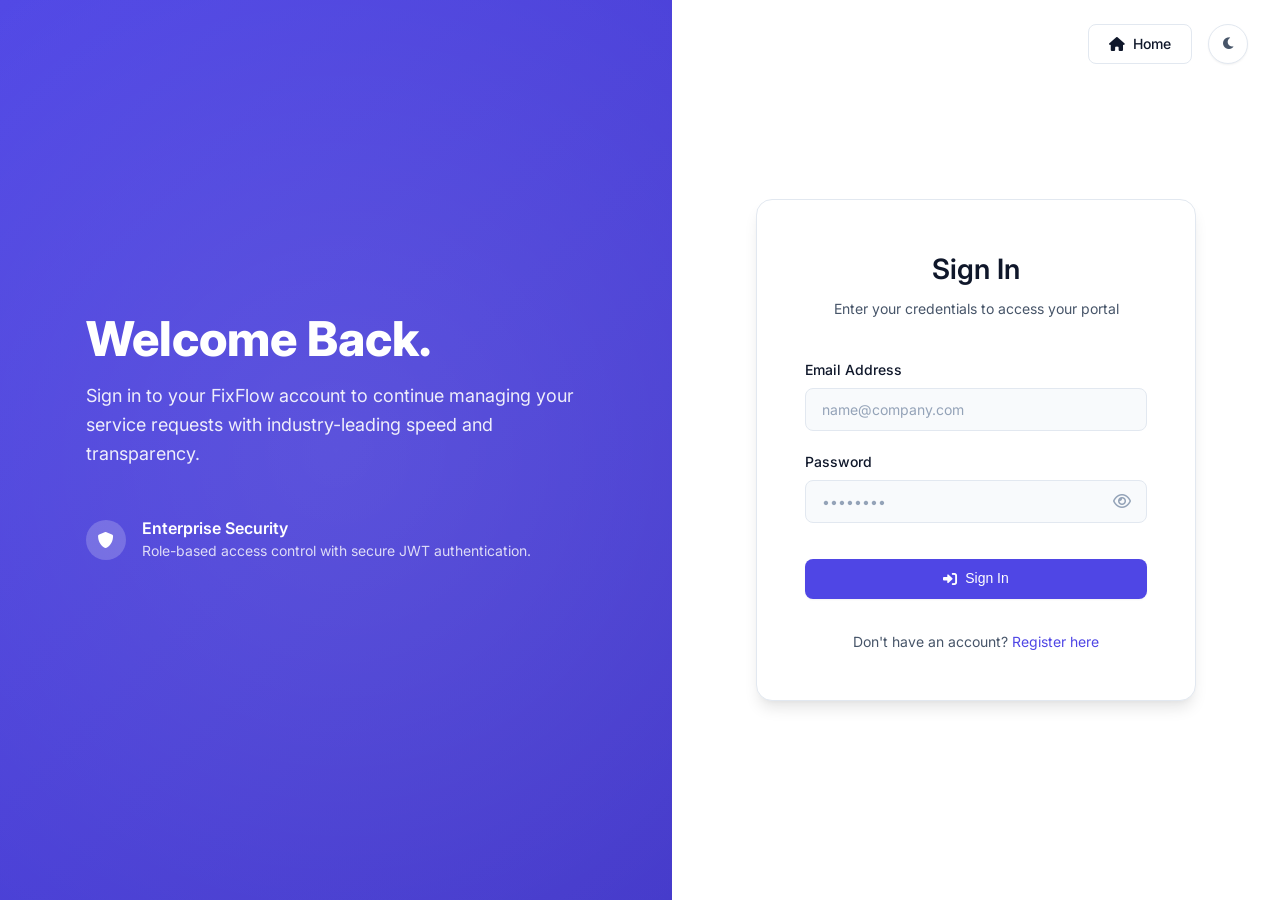
<file: src/main/webapp/login.html>
<!DOCTYPE html>
<html lang="en">
<head>
    <meta charset="UTF-8">
    <meta name="viewport" content="width=device-width, initial-scale=1.0">
    <title>Login - FixFlow</title>
    <link rel="stylesheet" href="css/global.css">
    <link rel="stylesheet" href="css/components.css">
    <link rel="stylesheet" href="css/auth.css">
    <link rel="stylesheet" href="https://cdnjs.cloudflare.com/ajax/libs/font-awesome/6.0.0/css/all.min.css">
</head>
<body>
    <div class="auth-top-actions">
        <a href="index.html" class="btn btn-outline" style="background:var(--bg-surface);"><i class="fas fa-home"></i> Home</a>
        <button class="theme-toggle-btn" title="Toggle Theme">
            <i class="fas fa-moon"></i>
        </button>
    </div>

    <div class="auth-page">
        <div class="auth-split-left">
            <div class="auth-branding">
                <h1>Welcome Back.</h1>
                <p>Sign in to your FixFlow account to continue managing your service requests with industry-leading speed and transparency.</p>
                
                <div style="margin-top: 3rem;">
                    <div style="display:flex; align-items:center; gap: 1rem; margin-bottom: 1.5rem;">
                        <div style="width: 40px; height: 40px; border-radius: 50%; background: rgba(255,255,255,0.2); display:flex; align-items:center; justify-content:center;">
                            <i class="fas fa-shield-alt"></i>
                        </div>
                        <div>
                            <h4 style="color:white; margin:0;">Enterprise Security</h4>
                            <p style="font-size:0.875rem; margin:0; opacity:0.8;">Role-based access control with secure JWT authentication.</p>
                        </div>
                    </div>
                </div>
            </div>
        </div>
        
        <div class="auth-split-right">
            <div class="auth-card">
                <div class="auth-header">
                    <h2>Sign In</h2>
                    <p>Enter your credentials to access your portal</p>
                </div>
                
                <form id="loginForm">
                    <div class="form-group">
                        <label class="form-label" for="email">Email Address</label>
                        <input type="email" id="email" class="form-control" required placeholder="name@company.com">
                    </div>
                    
                    <div class="form-group">
                        <label class="form-label" for="password">Password</label>
                        <div class="password-wrapper">
                            <input type="password" id="password" class="form-control" required placeholder="••••••••">
                            <button type="button" class="password-toggle" id="togglePassword">
                                <i class="far fa-eye"></i>
                            </button>
                        </div>
                    </div>
                    
                    <button type="submit" class="btn btn-primary" style="width: 100%; margin-top: 1rem;">
                        <i class="fas fa-sign-in-alt"></i> Sign In
                    </button>
                </form>
                
                <div class="auth-footer">
                    <p>Don't have an account? <a href="register.html">Register here</a></p>
                </div>
            </div>
        </div>
    </div>

    <script src="js/utils.js"></script>
    <script src="js/api.js"></script>
    <script src="js/auth.js"></script>
    <script>
        // Redirect if already logged in
        if (Auth.isAuthenticated()) {
            const user = Auth.getUser();
            if (user.role === 'ADMIN') window.location.href = 'admin/dashboard.html';
            else if (user.role === 'TECHNICIAN') window.location.href = 'technician/dashboard.html';
            else window.location.href = 'user/dashboard.html';
        }

        document.getElementById('togglePassword').addEventListener('click', function() {
            const pwd = document.getElementById('password');
            const icon = this.querySelector('i');
            if (pwd.type === 'password') {
                pwd.type = 'text';
                icon.classList.remove('fa-eye');
                icon.classList.add('fa-eye-slash');
            } else {
                pwd.type = 'password';
                icon.classList.remove('fa-eye-slash');
                icon.classList.add('fa-eye');
            }
        });

        document.getElementById('loginForm').addEventListener('submit', async (e) => {
            e.preventDefault();
            const btn = e.target.querySelector('button[type="submit"]');
            const originalText = btn.innerHTML;
            const email = document.getElementById('email').value;
            const password = document.getElementById('password').value;
            
            try {
                btn.innerHTML = '<i class="fas fa-spinner fa-spin"></i> Signing in...';
                btn.disabled = true;
                
                const res = await apiPost('/auth/login', { email, password });
                const data = res.data;
                Auth.setAuth(data.token, data.user);
                
                Toast.show('Login successful', 'success');
                
                setTimeout(() => {
                    if (data.user.role === 'ADMIN') window.location.href = 'admin/dashboard.html';
                    else if (data.user.role === 'TECHNICIAN') window.location.href = 'technician/dashboard.html';
                    else window.location.href = 'user/dashboard.html';
                }, 500);
            } catch (error) {
                Toast.show(error.message || 'Login failed. Please check your credentials.', 'error');
                btn.innerHTML = originalText;
                btn.disabled = false;
            }
        });
    </script>
</body>
</html>
</file>
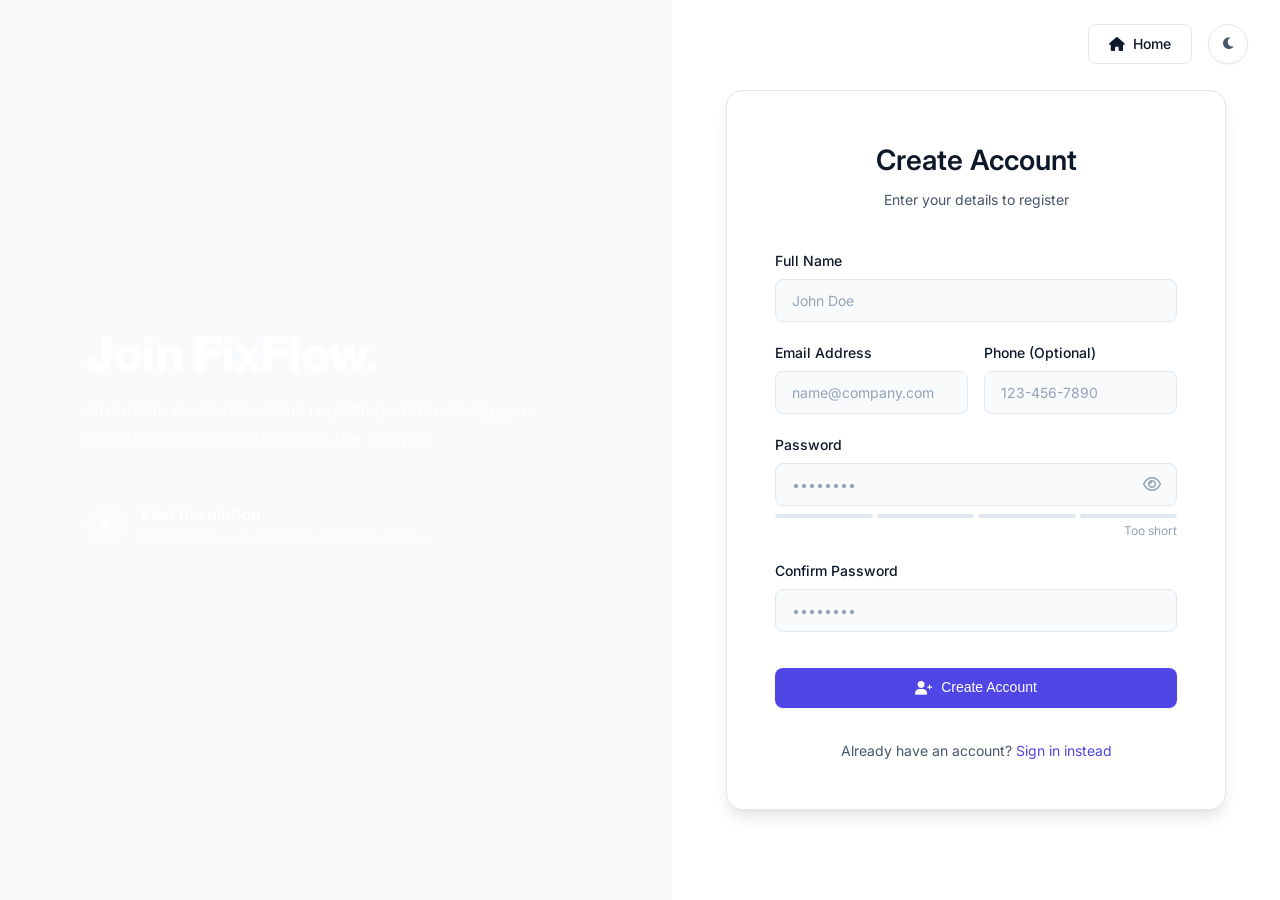
<file: src/main/webapp/register.html>
<!DOCTYPE html>
<html lang="en">
<head>
    <meta charset="UTF-8">
    <meta name="viewport" content="width=device-width, initial-scale=1.0">
    <title>Register - FixFlow</title>
    <link rel="stylesheet" href="css/global.css">
    <link rel="stylesheet" href="css/components.css">
    <link rel="stylesheet" href="css/auth.css">
    <link rel="stylesheet" href="https://cdnjs.cloudflare.com/ajax/libs/font-awesome/6.0.0/css/all.min.css">
</head>
<body>
    <div class="auth-top-actions">
        <a href="index.html" class="btn btn-outline" style="background:var(--bg-surface);"><i class="fas fa-home"></i> Home</a>
        <button class="theme-toggle-btn" title="Toggle Theme">
            <i class="fas fa-moon"></i>
        </button>
    </div>

    <div class="auth-page">
        <div class="auth-split-left" style="background: linear-gradient(135deg, var(--bg-dark) 0%, var(--primary-color) 100%);">
            <div class="auth-branding">
                <h1>Join FixFlow.</h1>
                <p>Create an account to start reporting and tracking your maintenance requests across the campus.</p>
                
                <div style="margin-top: 3rem;">
                    <div style="display:flex; align-items:center; gap: 1rem; margin-bottom: 1.5rem;">
                        <div style="width: 40px; height: 40px; border-radius: 50%; background: rgba(255,255,255,0.2); display:flex; align-items:center; justify-content:center;">
                            <i class="fas fa-bolt"></i>
                        </div>
                        <div>
                            <h4 style="color:white; margin:0;">Fast Resolution</h4>
                            <p style="font-size:0.875rem; margin:0; opacity:0.8;">Direct assignment to dedicated technicians.</p>
                        </div>
                    </div>
                </div>
            </div>
        </div>
        
        <div class="auth-split-right">
            <div class="auth-card" style="max-width: 500px;">
                <div class="auth-header">
                    <h2>Create Account</h2>
                    <p>Enter your details to register</p>
                </div>
                
                <form id="registerForm">
                    <div class="form-group">
                        <label class="form-label" for="name">Full Name</label>
                        <input type="text" id="name" class="form-control" required placeholder="John Doe">
                    </div>
                    
                    <div style="display:flex; gap: 1rem;">
                        <div class="form-group" style="flex: 1;">
                            <label class="form-label" for="email">Email Address</label>
                            <input type="email" id="email" class="form-control" required placeholder="name@company.com">
                        </div>
                        <div class="form-group" style="flex: 1;">
                            <label class="form-label" for="phone">Phone (Optional)</label>
                            <input type="tel" id="phone" class="form-control" placeholder="123-456-7890">
                        </div>
                    </div>
                    
                    <div class="form-group">
                        <label class="form-label" for="password">Password</label>
                        <div class="password-wrapper">
                            <input type="password" id="password" class="form-control" required placeholder="••••••••" minlength="6">
                            <button type="button" class="password-toggle" id="toggleRegPassword">
                                <i class="far fa-eye"></i>
                            </button>
                        </div>
                        <div class="password-strength" id="pwdStrength">
                            <div class="strength-bar"></div>
                            <div class="strength-bar"></div>
                            <div class="strength-bar"></div>
                            <div class="strength-bar"></div>
                        </div>
                        <span class="strength-text" id="pwdText">Too short</span>
                    </div>
                    
                    <div class="form-group">
                        <label class="form-label" for="confirmPassword">Confirm Password</label>
                        <input type="password" id="confirmPassword" class="form-control" required placeholder="••••••••">
                    </div>
                    
                    <button type="submit" class="btn btn-primary" style="width: 100%; margin-top: 1rem;">
                        <i class="fas fa-user-plus"></i> Create Account
                    </button>
                </form>
                
                <div class="auth-footer">
                    <p>Already have an account? <a href="login.html">Sign in instead</a></p>
                </div>
            </div>
        </div>
    </div>

    <script src="js/utils.js"></script>
    <script src="js/api.js"></script>
    <script src="js/auth.js"></script>
    <script>
        document.getElementById('toggleRegPassword').addEventListener('click', function() {
            const pwd = document.getElementById('password');
            const icon = this.querySelector('i');
            if (pwd.type === 'password') {
                pwd.type = 'text';
                icon.classList.remove('fa-eye');
                icon.classList.add('fa-eye-slash');
            } else {
                pwd.type = 'password';
                icon.classList.remove('fa-eye-slash');
                icon.classList.add('fa-eye');
            }
        });

        const pwdInput = document.getElementById('password');
        const pwdStrength = document.getElementById('pwdStrength');
        const pwdText = document.getElementById('pwdText');

        pwdInput.addEventListener('input', function() {
            const val = this.value;
            pwdStrength.className = 'password-strength';
            
            if (val.length === 0) {
                pwdText.textContent = '';
                return;
            }
            if (val.length < 6) {
                pwdStrength.classList.add('strength-weak');
                pwdText.textContent = 'Weak';
                return;
            }
            
            let score = 0;
            if (val.length > 7) score++;
            if (/[A-Z]/.test(val)) score++;
            if (/[0-9]/.test(val)) score++;
            if (/[^A-Za-z0-9]/.test(val)) score++;
            
            if (score <= 1) {
                pwdStrength.classList.add('strength-fair');
                pwdText.textContent = 'Fair';
            } else if (score === 2 || score === 3) {
                pwdStrength.classList.add('strength-good');
                pwdText.textContent = 'Good';
            } else {
                pwdStrength.classList.add('strength-strong');
                pwdText.textContent = 'Strong';
            }
        });

        document.getElementById('registerForm').addEventListener('submit', async (e) => {
            e.preventDefault();
            const btn = e.target.querySelector('button[type="submit"]');
            const originalText = btn.innerHTML;
            
            const name = document.getElementById('name').value;
            const email = document.getElementById('email').value;
            const phone = document.getElementById('phone').value;
            const password = document.getElementById('password').value;
            const confirmPassword = document.getElementById('confirmPassword').value;
            
            if (password !== confirmPassword) {
                Toast.show('Passwords do not match', 'error');
                return;
            }
            
            try {
                btn.innerHTML = '<i class="fas fa-spinner fa-spin"></i> Creating Account...';
                btn.disabled = true;
                
                await apiPost('/auth/register', { name, email, phone, password, role: 'USER' });
                
                Toast.show('Account created successfully. Please sign in.', 'success');
                
                setTimeout(() => {
                    window.location.href = 'login.html';
                }, 1500);
            } catch (error) {
                Toast.show(error.message || 'Registration failed.', 'error');
                btn.innerHTML = originalText;
                btn.disabled = false;
            }
        });
    </script>
</body>
</html>
</file>
<file: src/main/webapp/css/global.css>
@import url('https://fonts.googleapis.com/css2?family=Inter:wght@300;400;500;600;700&display=swap');

:root {
    /* Brand Colors - Immutable across themes */
    --primary-color: #4f46e5;
    --primary-hover: #4338ca;
    --primary-light: rgba(79, 70, 229, 0.1);
    --accent-color: #0ea5e9;
    
    /* Semantic Colors - LIGHT MODE */
    --bg-main: #f8fafc;
    --bg-surface: #ffffff;
    --bg-surface-hover: #f1f5f9;
    --bg-surface-elevated: #ffffff;
    
    --text-primary: #0f172a;
    --text-secondary: #475569;
    --text-muted: #94a3b8;
    --text-inverse: #ffffff;
    
    --border-color: #e2e8f0;
    --border-hover: #cbd5e1;
    
    --shadow-sm: 0 1px 2px 0 rgb(0 0 0 / 0.05);
    --shadow-md: 0 4px 6px -1px rgb(0 0 0 / 0.05), 0 2px 4px -2px rgb(0 0 0 / 0.05);
    --shadow-lg: 0 10px 15px -3px rgb(0 0 0 / 0.1), 0 4px 6px -4px rgb(0 0 0 / 0.05);
    --shadow-floating: 0 20px 25px -5px rgb(0 0 0 / 0.1), 0 8px 10px -6px rgb(0 0 0 / 0.1);

    /* Status Colors */
    --status-success: #10b981;
    --status-success-bg: #d1fae5;
    --status-warning: #f59e0b;
    --status-warning-bg: #fef3c7;
    --status-danger: #ef4444;
    --status-danger-bg: #fee2e2;
    --status-info: #3b82f6;
    --status-info-bg: #dbeafe;
    --status-neutral: #64748b;
    --status-neutral-bg: #f1f5f9;

    /* Workflow Specific (Mapped to Status) */
    --status-pending: var(--status-warning);
    --status-pending-bg: var(--status-warning-bg);
    --status-assigned: var(--status-info);
    --status-assigned-bg: var(--status-info-bg);
    --status-progress: #8b5cf6;
    --status-progress-bg: #ede9fe;
    --status-resolved: var(--status-success);
    --status-resolved-bg: var(--status-success-bg);
    --status-closed: var(--status-neutral);
    --status-closed-bg: var(--status-neutral-bg);

    /* Radii & Layout */
    --radius-sm: 0.375rem;
    --radius-md: 0.5rem;
    --radius-lg: 1rem;
    --radius-full: 9999px;
    --sidebar-width: 260px;
    --header-height: 70px;
    
    /* Animation Speeds */
    --transition-fast: 0.15s ease-in-out;
    --transition-normal: 0.3s ease-in-out;
}

[data-theme="dark"] {
    /* Semantic Colors - DARK MODE */
    --bg-main: #0f172a;
    --bg-surface: #1e293b;
    --bg-surface-hover: #334155;
    --bg-surface-elevated: #334155;
    
    --text-primary: #f8fafc;
    --text-secondary: #94a3b8;
    --text-muted: #64748b;
    --text-inverse: #0f172a;
    
    --border-color: #334155;
    --border-hover: #475569;
    
    --shadow-sm: 0 1px 2px 0 rgb(0 0 0 / 0.3);
    --shadow-md: 0 4px 6px -1px rgb(0 0 0 / 0.4), 0 2px 4px -2px rgb(0 0 0 / 0.4);
    --shadow-lg: 0 10px 15px -3px rgb(0 0 0 / 0.5), 0 4px 6px -4px rgb(0 0 0 / 0.5);
    --shadow-floating: 0 25px 50px -12px rgb(0 0 0 / 0.5);

    /* Adjust status backgrounds for dark mode (subtle tints) */
    --status-success-bg: rgba(16, 185, 129, 0.15);
    --status-warning-bg: rgba(245, 158, 11, 0.15);
    --status-danger-bg: rgba(239, 68, 68, 0.15);
    --status-info-bg: rgba(59, 130, 246, 0.15);
    --status-neutral-bg: rgba(100, 116, 139, 0.15);
    --status-progress-bg: rgba(139, 92, 246, 0.15);
}

* {
    margin: 0;
    padding: 0;
    box-sizing: border-box;
}

body {
    font-family: 'Inter', sans-serif;
    background-color: var(--bg-main);
    color: var(--text-primary);
    line-height: 1.5;
    -webkit-font-smoothing: antialiased;
    transition: background-color var(--transition-normal), color var(--transition-normal);
}

a {
    text-decoration: none;
    color: var(--primary-color);
    transition: color var(--transition-fast);
}

a:hover {
    color: var(--primary-hover);
}

ul {
    list-style: none;
}

h1, h2, h3, h4, h5, h6 {
    font-weight: 600;
    color: var(--text-primary);
}

.text-muted {
    color: var(--text-muted);
}

.text-secondary {
    color: var(--text-secondary);
}

/* Base focus outline for accessibility */
*:focus-visible {
    outline: 2px solid var(--primary-color);
    outline-offset: 2px;
}
</file>
<file: src/main/webapp/css/components.css>
/* Buttons */
.btn {
    display: inline-flex;
    align-items: center;
    justify-content: center;
    padding: 0.625rem 1.25rem;
    font-size: 0.875rem;
    font-weight: 500;
    border-radius: var(--radius-md);
    border: 1px solid transparent;
    cursor: pointer;
    transition: all var(--transition-fast);
    gap: 0.5rem;
    line-height: 1.25;
}

.btn:disabled, .btn.loading {
    opacity: 0.7;
    cursor: not-allowed;
}

.btn-primary {
    background-color: var(--primary-color);
    color: white;
    box-shadow: var(--shadow-sm);
}

.btn-primary:hover:not(:disabled) {
    background-color: var(--primary-hover);
    box-shadow: var(--shadow-md);
    transform: translateY(-1px);
}

.btn-primary:active:not(:disabled) {
    transform: translateY(0);
}

.btn-outline {
    background-color: transparent;
    border: 1px solid var(--border-color);
    color: var(--text-primary);
}

.btn-outline:hover:not(:disabled) {
    background-color: var(--bg-surface-hover);
    border-color: var(--border-hover);
}

.btn-danger {
    background-color: var(--status-danger);
    color: white;
}

.btn-danger:hover:not(:disabled) {
    background-color: #dc2626;
    box-shadow: var(--shadow-md);
    transform: translateY(-1px);
}

/* Cards */
.card {
    background: var(--bg-surface);
    border-radius: var(--radius-lg);
    box-shadow: var(--shadow-sm);
    border: 1px solid var(--border-color);
    padding: 1.5rem;
    transition: box-shadow var(--transition-normal), border-color var(--transition-normal);
}

.card.hoverable:hover {
    box-shadow: var(--shadow-md);
    border-color: var(--border-hover);
}

/* Forms */
.form-group {
    margin-bottom: 1.25rem;
}

.form-label {
    display: block;
    font-size: 0.875rem;
    font-weight: 500;
    margin-bottom: 0.5rem;
    color: var(--text-primary);
}

.form-control {
    width: 100%;
    padding: 0.75rem 1rem;
    font-size: 0.875rem;
    border: 1px solid var(--border-color);
    border-radius: var(--radius-md);
    background-color: var(--bg-main);
    color: var(--text-primary);
    transition: all var(--transition-fast);
    font-family: inherit;
}

.form-control::placeholder {
    color: var(--text-muted);
}

.form-control:focus {
    outline: none;
    border-color: var(--primary-color);
    background-color: var(--bg-surface);
    box-shadow: 0 0 0 4px var(--primary-light);
}

textarea.form-control {
    min-height: 100px;
    resize: vertical;
}

/* Badges */
.badge {
    display: inline-flex;
    align-items: center;
    padding: 0.25rem 0.75rem;
    border-radius: var(--radius-full);
    font-size: 0.75rem;
    font-weight: 600;
    letter-spacing: 0.025em;
    text-transform: uppercase;
}

.badge-pending { background-color: var(--status-pending-bg); color: var(--status-pending); }
.badge-assigned { background-color: var(--status-assigned-bg); color: var(--status-assigned); }
.badge-progress { background-color: var(--status-progress-bg); color: var(--status-progress); }
.badge-resolved { background-color: var(--status-resolved-bg); color: var(--status-resolved); }
.badge-closed { background-color: var(--status-closed-bg); color: var(--status-closed); }
.badge-urgent { background-color: var(--status-danger-bg); color: var(--status-danger); }
.badge-low { background-color: var(--status-neutral-bg); color: var(--status-neutral); }
.badge-medium { background-color: var(--status-info-bg); color: var(--status-info); }
.badge-high { background-color: var(--status-warning-bg); color: var(--status-warning); }

/* Tables */
.table-container {
    width: 100%;
    overflow-x: auto;
    background: var(--bg-surface);
    border-radius: var(--radius-lg);
    border: 1px solid var(--border-color);
}

.table {
    width: 100%;
    border-collapse: collapse;
    font-size: 0.875rem;
}

.table th {
    background-color: var(--bg-main);
    text-align: left;
    padding: 1rem 1.25rem;
    font-weight: 600;
    color: var(--text-secondary);
    border-bottom: 1px solid var(--border-color);
    white-space: nowrap;
}

.table td {
    padding: 1rem 1.25rem;
    border-bottom: 1px solid var(--border-color);
    color: var(--text-primary);
    vertical-align: middle;
}

.table tbody tr {
    transition: background-color var(--transition-fast);
}

.table tbody tr:hover {
    background-color: var(--bg-surface-hover);
}

.table tbody tr:last-child td {
    border-bottom: none;
}

/* Modals */
.modal-backdrop {
    position: fixed;
    top: 0; left: 0; right: 0; bottom: 0;
    background: rgba(15, 23, 42, 0.6);
    backdrop-filter: blur(4px);
    display: flex;
    align-items: center;
    justify-content: center;
    z-index: 1000;
    opacity: 0;
    pointer-events: none;
    transition: opacity var(--transition-normal);
}

.modal-backdrop.active {
    opacity: 1;
    pointer-events: auto;
}

.modal {
    background: var(--bg-surface-elevated);
    width: 90%;
    max-width: 550px;
    border-radius: var(--radius-lg);
    box-shadow: var(--shadow-floating);
    transform: translateY(20px) scale(0.95);
    transition: all var(--transition-normal);
    max-height: 90vh;
    display: flex;
    flex-direction: column;
}

.modal-backdrop.active .modal {
    transform: translateY(0) scale(1);
}

.modal-header {
    padding: 1.5rem;
    border-bottom: 1px solid var(--border-color);
    display: flex;
    justify-content: space-between;
    align-items: center;
}

.modal-header h3 {
    margin: 0;
    font-size: 1.25rem;
}

.modal-close {
    background: none;
    border: none;
    font-size: 1.5rem;
    cursor: pointer;
    color: var(--text-muted);
    transition: color var(--transition-fast);
    line-height: 1;
}

.modal-close:hover {
    color: var(--text-primary);
}

.modal-body {
    padding: 1.5rem;
    overflow-y: auto;
}

.modal-footer {
    padding: 1.25rem 1.5rem;
    border-top: 1px solid var(--border-color);
    display: flex;
    justify-content: flex-end;
    gap: 1rem;
    background-color: var(--bg-main);
    border-bottom-left-radius: var(--radius-lg);
    border-bottom-right-radius: var(--radius-lg);
}

/* Toasts */
#toast-container {
    position: fixed;
    bottom: 2rem;
    right: 2rem;
    z-index: 9999;
    display: flex;
    flex-direction: column;
    gap: 1rem;
}

.toast {
    background: var(--bg-surface-elevated);
    color: var(--text-primary);
    padding: 1rem 1.25rem;
    border-radius: var(--radius-md);
    box-shadow: var(--shadow-lg);
    display: flex;
    align-items: flex-start;
    gap: 1rem;
    min-width: 320px;
    max-width: 400px;
    border: 1px solid var(--border-color);
    position: relative;
    overflow: hidden;
    animation: slideIn 0.3s cubic-bezier(0.16, 1, 0.3, 1) forwards;
}

.toast-icon {
    font-size: 1.25rem;
    margin-top: 0.125rem;
}

.toast-content {
    flex: 1;
}

.toast-title {
    font-weight: 600;
    font-size: 0.875rem;
    margin-bottom: 0.25rem;
}

.toast-message {
    font-size: 0.875rem;
    color: var(--text-secondary);
    margin: 0;
}

.toast-progress {
    position: absolute;
    bottom: 0;
    left: 0;
    height: 3px;
    background: var(--primary-color);
    width: 100%;
    animation: shrink 4s linear forwards;
}

.toast.toast-success .toast-icon { color: var(--status-success); }
.toast.toast-success .toast-progress { background: var(--status-success); }
.toast.toast-error .toast-icon { color: var(--status-danger); }
.toast.toast-error .toast-progress { background: var(--status-danger); }
.toast.toast-info .toast-icon { color: var(--status-info); }
.toast.toast-info .toast-progress { background: var(--status-info); }

@keyframes slideIn {
    from { transform: translateX(120%); opacity: 0; }
    to { transform: translateX(0); opacity: 1; }
}

@keyframes slideOut {
    to { transform: translateX(120%); opacity: 0; }
}

@keyframes shrink {
    from { width: 100%; }
    to { width: 0%; }
}

/* Spinners */
.spinner {
    border: 2px solid var(--border-color);
    border-top-color: currentColor;
    border-radius: 50%;
    width: 1rem;
    height: 1rem;
    animation: spin 0.8s linear infinite;
    display: inline-block;
}

@keyframes spin {
    to { transform: rotate(360deg); }
}

.empty-state {
    text-align: center;
    padding: 4rem 2rem;
    color: var(--text-secondary);
}

.empty-state-icon {
    font-size: 3rem;
    color: var(--border-color);
    margin-bottom: 1rem;
}
</file>
<file: src/main/webapp/css/landing.css>
/* =========================================
   FIXFLOW LANDING PAGE SPECIFIC CSS
   ========================================= */

/* --- Typography & Global Extensions --- */
.gradient-text {
    background: linear-gradient(135deg, var(--primary-color), var(--accent-color));
    -webkit-background-clip: text;
    -webkit-text-fill-color: transparent;
    background-clip: text;
}

.text-center { text-align: center; }
.section-padding { padding: 6rem 5%; }
.bg-alt { background: var(--bg-surface-elevated); }

/* --- Navbar --- */
.landing-navbar {
    display: flex;
    justify-content: space-between;
    align-items: center;
    padding: 1.25rem 5%;
    background: rgba(255, 255, 255, 0.75);
    backdrop-filter: blur(16px);
    -webkit-backdrop-filter: blur(16px);
    position: sticky;
    top: 0;
    z-index: 1000;
    border-bottom: 1px solid var(--border-color);
    transition: all var(--transition-normal);
}

[data-theme="dark"] .landing-navbar {
    background: rgba(15, 23, 42, 0.75);
}

.landing-brand {
    font-size: 1.75rem;
    font-weight: 800;
    color: var(--text-primary);
    display: flex;
    align-items: center;
    gap: 0.5rem;
    letter-spacing: -0.5px;
}

.landing-brand i {
    color: var(--primary-color);
}

.landing-links {
    display: flex;
    gap: 2rem;
}

.landing-links a {
    color: var(--text-secondary);
    font-weight: 500;
    font-size: 0.95rem;
    position: relative;
}

.landing-links a:hover {
    color: var(--primary-color);
}

.landing-links a::after {
    content: '';
    position: absolute;
    width: 0;
    height: 2px;
    bottom: -4px;
    left: 0;
    background-color: var(--primary-color);
    transition: width var(--transition-fast);
}

.landing-links a:hover::after {
    width: 100%;
}

.landing-actions {
    display: flex;
    gap: 1rem;
    align-items: center;
}

.theme-toggle-btn {
    background: none;
    border: none;
    color: var(--text-secondary);
    font-size: 1.25rem;
    cursor: pointer;
    transition: color var(--transition-fast);
}

.theme-toggle-btn:hover {
    color: var(--primary-color);
}

/* --- Hero Section --- */
.hero-section {
    display: flex;
    align-items: center;
    justify-content: space-between;
    padding: 7rem 5%;
    background: linear-gradient(135deg, var(--bg-surface) 0%, var(--bg-main) 100%);
    min-height: 85vh;
    position: relative;
    overflow: hidden;
    gap: 4rem;
}

.hero-content {
    flex: 1;
    max-width: 650px;
    z-index: 2;
    animation: fadeInUp 0.8s ease-out;
}

.hero-title {
    font-size: 4.5rem;
    font-weight: 800;
    line-height: 1.1;
    margin-bottom: 1.5rem;
    letter-spacing: -1.5px;
}

.hero-subtitle {
    font-size: 1.25rem;
    color: var(--text-secondary);
    margin-bottom: 2rem;
    line-height: 1.6;
}

.hero-trust {
    font-size: 0.875rem;
    color: var(--text-muted);
    margin-top: 2rem;
    font-weight: 500;
    letter-spacing: 1px;
    text-transform: uppercase;
}

.hero-buttons {
    display: flex;
    gap: 1rem;
}

.hero-visual {
    flex: 1;
    display: flex;
    justify-content: center;
    z-index: 2;
    perspective: 1200px;
    animation: fadeInRight 1s ease-out;
}

.mock-dashboard {
    width: 100%;
    max-width: 550px;
    background: var(--bg-surface-elevated);
    border-radius: var(--radius-lg);
    box-shadow: var(--shadow-floating);
    border: 1px solid var(--border-color);
    transform: rotateY(-15deg) rotateX(10deg);
    padding: 2rem;
    transition: transform 0.5s ease;
    backdrop-filter: blur(10px);
}
        
.mock-dashboard:hover {
    transform: rotateY(0) rotateX(0);
}

.mock-card {
    background: var(--bg-main);
    padding: 1.25rem;
    border-radius: var(--radius-md);
    margin-bottom: 1rem;
    border: 1px solid var(--border-color);
    display: flex;
    justify-content: space-between;
    align-items: center;
    transition: all 0.3s;
}

.mock-card:hover {
    transform: translateX(10px);
    border-color: var(--primary-color);
}

/* --- Statistics Strip --- */
.stats-strip {
    background: var(--bg-surface-elevated);
    padding: 2rem 5%;
    display: flex;
    justify-content: space-around;
    align-items: center;
    border-top: 1px solid var(--border-color);
    border-bottom: 1px solid var(--border-color);
    flex-wrap: wrap;
    gap: 2rem;
}

.stat-item {
    text-align: center;
}

.stat-value {
    font-size: 2.5rem;
    font-weight: 800;
    color: var(--primary-color);
    margin-bottom: 0.25rem;
}

.stat-label {
    font-size: 0.875rem;
    color: var(--text-secondary);
    text-transform: uppercase;
    letter-spacing: 1px;
    font-weight: 600;
}

/* --- Split About Section --- */
.split-layout {
    display: flex;
    align-items: center;
    gap: 4rem;
}

.split-text {
    flex: 1;
}

.split-visual {
    flex: 1;
    background: var(--bg-surface);
    padding: 3rem;
    border-radius: var(--radius-lg);
    border: 1px solid var(--border-color);
    box-shadow: var(--shadow-md);
}

.flow-step {
    display: flex;
    align-items: center;
    gap: 1.5rem;
    margin-bottom: 1.5rem;
    padding: 1rem;
    border-radius: var(--radius-md);
    background: var(--bg-main);
    border: 1px solid var(--border-color);
}

.flow-icon {
    width: 40px;
    height: 40px;
    border-radius: 50%;
    background: var(--primary-light);
    color: var(--primary-color);
    display: flex;
    align-items: center;
    justify-content: center;
    font-size: 1.25rem;
}

/* --- Features Grid --- */
.features-grid {
    display: grid;
    grid-template-columns: repeat(auto-fit, minmax(280px, 1fr));
    gap: 2rem;
}

.feature-card {
    padding: 2rem;
    background: var(--bg-surface);
    border-radius: var(--radius-lg);
    border: 1px solid var(--border-color);
    transition: transform var(--transition-normal), box-shadow var(--transition-normal);
}

.feature-card:hover {
    transform: translateY(-8px);
    box-shadow: var(--shadow-lg);
    border-color: var(--primary-light);
}

.feature-icon {
    font-size: 2.5rem;
    color: var(--primary-color);
    margin-bottom: 1.5rem;
    display: inline-block;
    padding: 1rem;
    background: var(--primary-light);
    border-radius: var(--radius-md);
}

/* --- Workflow Visualizer --- */
.workflow-container {
    display: flex;
    justify-content: space-between;
    align-items: flex-start;
    position: relative;
    max-width: 1000px;
    margin: 4rem auto 0;
}

.workflow-container::after {
    content: '';
    position: absolute;
    top: 35px;
    left: 5%;
    right: 5%;
    height: 3px;
    background: var(--border-color);
    z-index: 1;
}

.workflow-step {
    position: relative;
    z-index: 2;
    display: flex;
    flex-direction: column;
    align-items: center;
    width: 140px;
    text-align: center;
}

.workflow-node {
    width: 70px;
    height: 70px;
    border-radius: 50%;
    background: var(--bg-surface);
    border: 3px solid var(--border-color);
    display: flex;
    align-items: center;
    justify-content: center;
    font-size: 1.75rem;
    color: var(--text-muted);
    margin-bottom: 1rem;
    transition: all 0.3s ease;
    box-shadow: var(--shadow-sm);
}

.workflow-step:hover .workflow-node {
    transform: scale(1.1);
    border-color: var(--primary-color);
    color: var(--primary-color);
    box-shadow: 0 0 0 10px var(--primary-light);
}

.workflow-label {
    font-weight: 700;
    color: var(--text-primary);
    margin-bottom: 0.5rem;
}

/* --- Tech Stack & REST API --- */
.tech-badges {
    display: flex;
    flex-wrap: wrap;
    gap: 1rem;
    justify-content: center;
    margin-top: 2rem;
}

.tech-badge {
    padding: 0.75rem 1.5rem;
    background: var(--bg-main);
    border: 1px solid var(--border-color);
    border-radius: var(--radius-full);
    font-weight: 600;
    color: var(--text-primary);
    display: flex;
    align-items: center;
    gap: 0.5rem;
    box-shadow: var(--shadow-sm);
}

.api-showcase {
    background: #1e293b; /* Enforce dark for code blocks */
    border-radius: var(--radius-lg);
    padding: 2rem;
    color: #f8fafc;
    font-family: 'Courier New', Courier, monospace;
    box-shadow: var(--shadow-lg);
    text-align: left;
    max-width: 800px;
    margin: 0 auto;
}

.api-endpoint {
    display: flex;
    align-items: center;
    gap: 1rem;
    margin-bottom: 1rem;
    padding-bottom: 1rem;
    border-bottom: 1px solid rgba(255,255,255,0.1);
}

.api-method {
    font-weight: 700;
    padding: 0.25rem 0.5rem;
    border-radius: var(--radius-sm);
    font-size: 0.875rem;
}
.method-get { background: #10b981; color: white; }
.method-post { background: #3b82f6; color: white; }
.method-put { background: #f59e0b; color: white; }
.method-patch { background: #8b5cf6; color: white; }
.method-delete { background: #ef4444; color: white; }

.api-path {
    font-size: 1.1rem;
    color: #38bdf8;
}

/* --- DB Architecture --- */
.db-visualizer {
    display: flex;
    flex-direction: column;
    align-items: center;
    gap: 2rem;
    margin-top: 3rem;
}
.db-table {
    background: var(--bg-surface);
    border: 1px solid var(--primary-color);
    padding: 1rem 3rem;
    border-radius: var(--radius-md);
    font-weight: 700;
    box-shadow: var(--shadow-md);
}
.db-arrow {
    color: var(--text-muted);
    font-size: 1.5rem;
}

/* --- Footer --- */
.landing-footer {
    background: var(--bg-main);
    padding: 5rem 5% 2rem;
    border-top: 1px solid var(--border-color);
}
.footer-grid {
    display: grid;
    grid-template-columns: 2fr 1fr 1fr 1fr;
    gap: 4rem;
    margin-bottom: 4rem;
}
.footer-brand {
    font-size: 1.5rem;
    font-weight: 800;
    margin-bottom: 1rem;
    display: flex;
    align-items: center;
    gap: 0.5rem;
}
.footer-brand i { color: var(--primary-color); }
.footer-heading {
    font-size: 1.1rem;
    font-weight: 600;
    margin-bottom: 1.5rem;
    color: var(--text-primary);
}
.footer-links {
    display: flex;
    flex-direction: column;
    gap: 0.75rem;
}
.footer-links a {
    color: var(--text-secondary);
}
.footer-links a:hover {
    color: var(--primary-color);
}
.footer-bottom {
    display: flex;
    justify-content: space-between;
    align-items: center;
    padding-top: 2rem;
    border-top: 1px solid var(--border-color);
    color: var(--text-muted);
    font-size: 0.875rem;
}

/* Animations */
@keyframes fadeInUp {
    from { opacity: 0; transform: translateY(30px); }
    to { opacity: 1; transform: translateY(0); }
}
@keyframes fadeInRight {
    from { opacity: 0; transform: translateX(50px); }
    to { opacity: 1; transform: translateX(0); }
}

/* --- Media Queries --- */
@media (max-width: 992px) {
    .hero-section {
        flex-direction: column;
        text-align: center;
        padding-top: 8rem;
    }
    .hero-title { font-size: 3.5rem; }
    .hero-buttons { justify-content: center; }
    .hero-visual { margin-top: 3rem; perspective: none; }
    .mock-dashboard { transform: none; }
    .split-layout { flex-direction: column; }
    .footer-grid { grid-template-columns: 1fr 1fr; }
}

@media (max-width: 768px) {
    .landing-links { display: none; } /* Hide on mobile */
    .workflow-container { flex-direction: column; align-items: center; gap: 2rem; }
    .workflow-container::after { display: none; }
    .hero-title { font-size: 2.5rem; }
    .footer-grid { grid-template-columns: 1fr; }
    .footer-bottom { flex-direction: column; gap: 1rem; text-align: center; }
    .api-endpoint { flex-direction: column; align-items: flex-start; gap: 0.5rem; }
}
</file>
<file: src/main/webapp/css/auth.css>
/* Auth Pages - Split Screen Design */
.auth-page {
    display: flex;
    min-height: 100vh;
    background: var(--bg-main);
}

.auth-split-left {
    flex: 1;
    background: linear-gradient(135deg, var(--primary-color) 0%, var(--primary-hover) 100%);
    color: white;
    display: flex;
    flex-direction: column;
    justify-content: center;
    padding: 4rem;
    position: relative;
    overflow: hidden;
}

/* Subtle background pattern/glow for left side */
.auth-split-left::before {
    content: '';
    position: absolute;
    top: -50%;
    left: -50%;
    width: 200%;
    height: 200%;
    background: radial-gradient(circle, rgba(255,255,255,0.1) 0%, transparent 60%);
    z-index: 1;
}

.auth-branding {
    position: relative;
    z-index: 2;
    max-width: 500px;
    margin: 0 auto;
}

.auth-branding h1 {
    font-size: 3rem;
    font-weight: 800;
    margin-bottom: 1rem;
    color: white;
    line-height: 1.1;
}

.auth-branding p {
    font-size: 1.125rem;
    opacity: 0.9;
    margin-bottom: 2rem;
    line-height: 1.6;
}

.auth-split-right {
    flex: 1;
    display: flex;
    align-items: center;
    justify-content: center;
    padding: 2rem;
    background: var(--bg-surface);
}

.auth-card {
    width: 100%;
    max-width: 440px;
    padding: 3rem;
    border-radius: var(--radius-lg);
    background: var(--bg-surface-elevated);
    box-shadow: var(--shadow-lg);
    border: 1px solid var(--border-color);
}

.auth-header {
    margin-bottom: 2.5rem;
    text-align: center;
}

.auth-header h2 {
    font-size: 1.75rem;
    color: var(--text-primary);
    margin-bottom: 0.5rem;
}

.auth-header p {
    color: var(--text-secondary);
    font-size: 0.875rem;
}

.auth-footer {
    margin-top: 2rem;
    text-align: center;
    font-size: 0.875rem;
    color: var(--text-secondary);
}

/* Password Strength Indicator */
.password-strength {
    display: flex;
    gap: 0.25rem;
    margin-top: 0.5rem;
    height: 4px;
}

.strength-bar {
    flex: 1;
    background: var(--border-color);
    border-radius: 2px;
    transition: background-color var(--transition-normal);
}

.strength-text {
    font-size: 0.75rem;
    color: var(--text-muted);
    margin-top: 0.25rem;
    text-align: right;
    display: block;
}

/* Specific strengths */
.strength-weak .strength-bar:nth-child(1) { background: var(--status-danger); }
.strength-fair .strength-bar:nth-child(1),
.strength-fair .strength-bar:nth-child(2) { background: var(--status-warning); }
.strength-good .strength-bar:nth-child(1),
.strength-good .strength-bar:nth-child(2),
.strength-good .strength-bar:nth-child(3) { background: var(--status-info); }
.strength-strong .strength-bar { background: var(--status-success); }

.password-wrapper {
    position: relative;
}

.password-toggle {
    position: absolute;
    right: 1rem;
    top: 50%;
    transform: translateY(-50%);
    background: none;
    border: none;
    color: var(--text-muted);
    cursor: pointer;
    font-size: 1rem;
}

.password-toggle:hover {
    color: var(--text-primary);
}

.auth-top-actions {
    position: absolute;
    top: 1.5rem;
    right: 2rem;
    display: flex;
    gap: 1rem;
    z-index: 100;
}

.theme-toggle-btn {
    background: var(--bg-surface);
    border: 1px solid var(--border-color);
    color: var(--text-secondary);
    width: 40px;
    height: 40px;
    border-radius: 50%;
    display: flex;
    align-items: center;
    justify-content: center;
    cursor: pointer;
    transition: all var(--transition-fast);
    box-shadow: var(--shadow-sm);
}

.theme-toggle-btn:hover {
    color: var(--text-primary);
    box-shadow: var(--shadow-md);
}

@media (max-width: 900px) {
    .auth-page {
        flex-direction: column;
    }
    
    .auth-split-left {
        padding: 3rem 2rem;
        text-align: center;
    }
    
    .auth-split-right {
        padding: 2rem 1rem;
    }
    
    .auth-card {
        padding: 2rem;
        box-shadow: none;
        border: none;
        background: transparent;
    }
}
</file>
